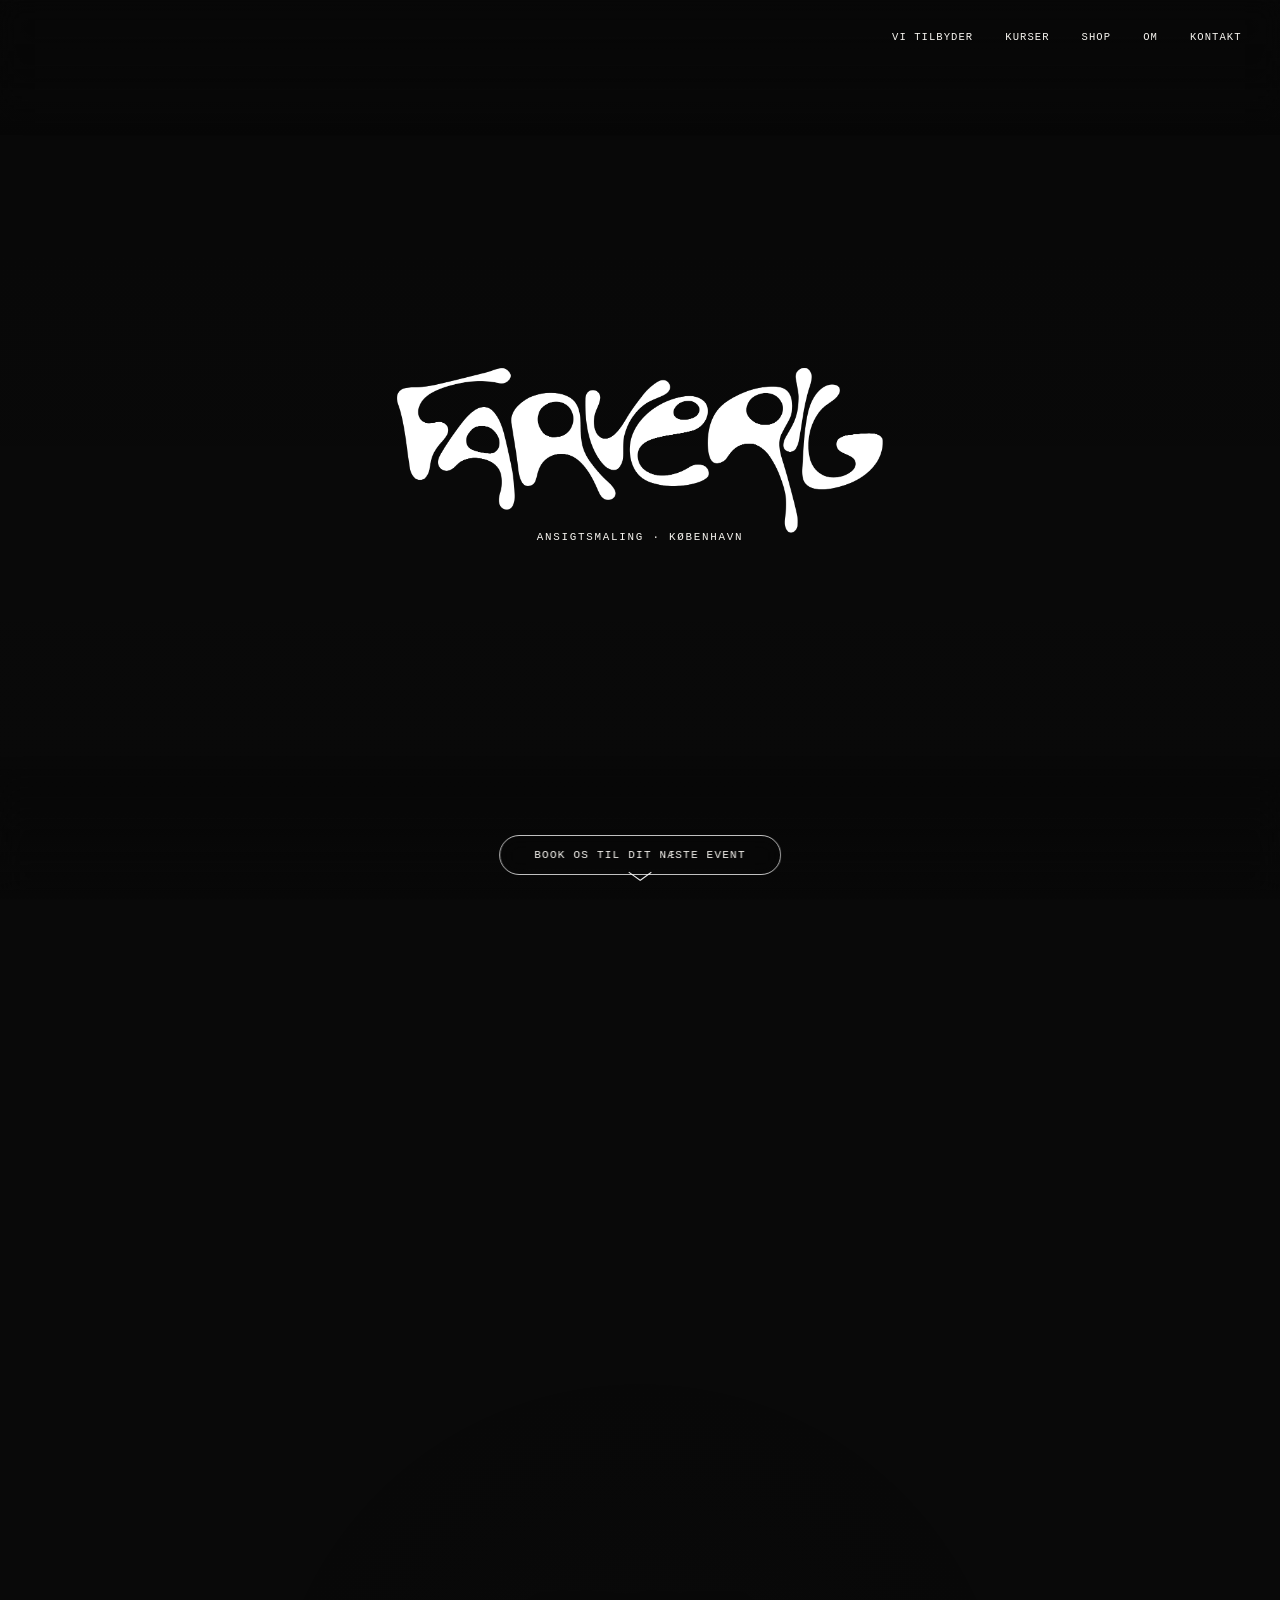
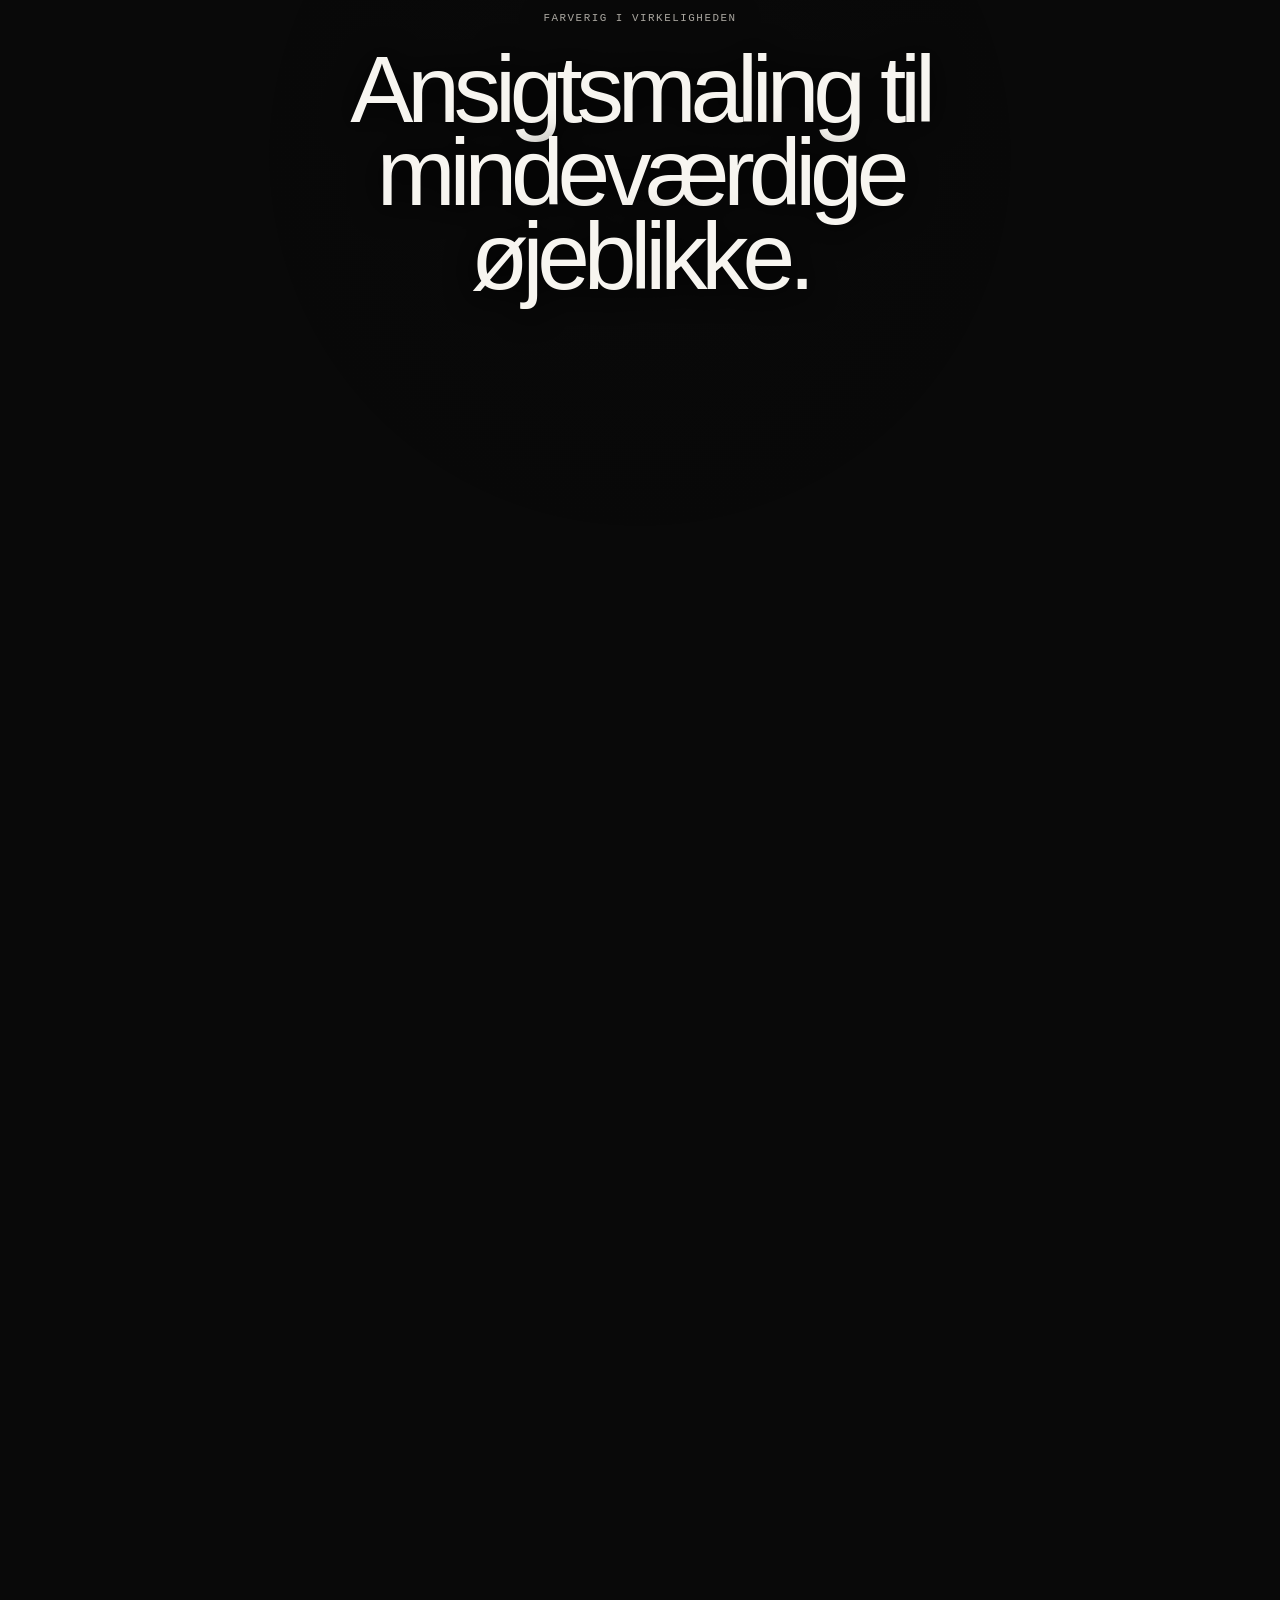
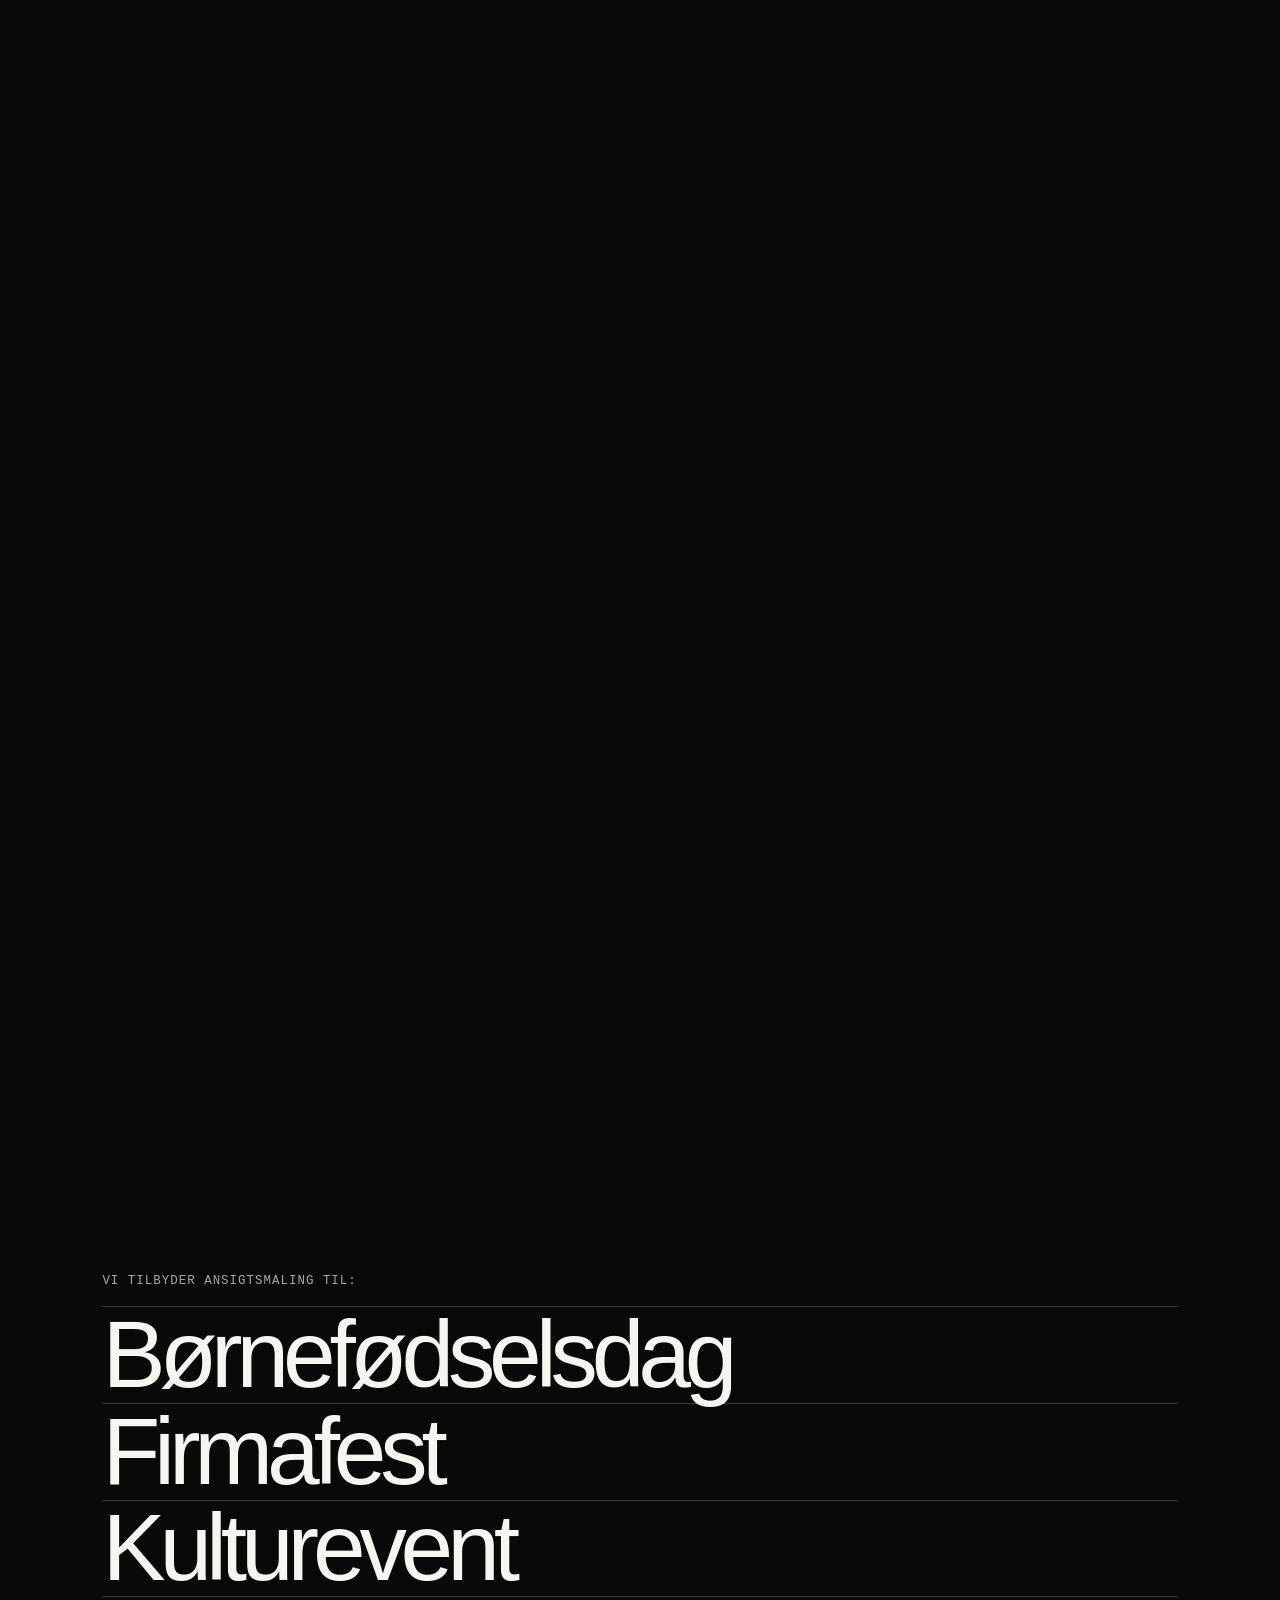
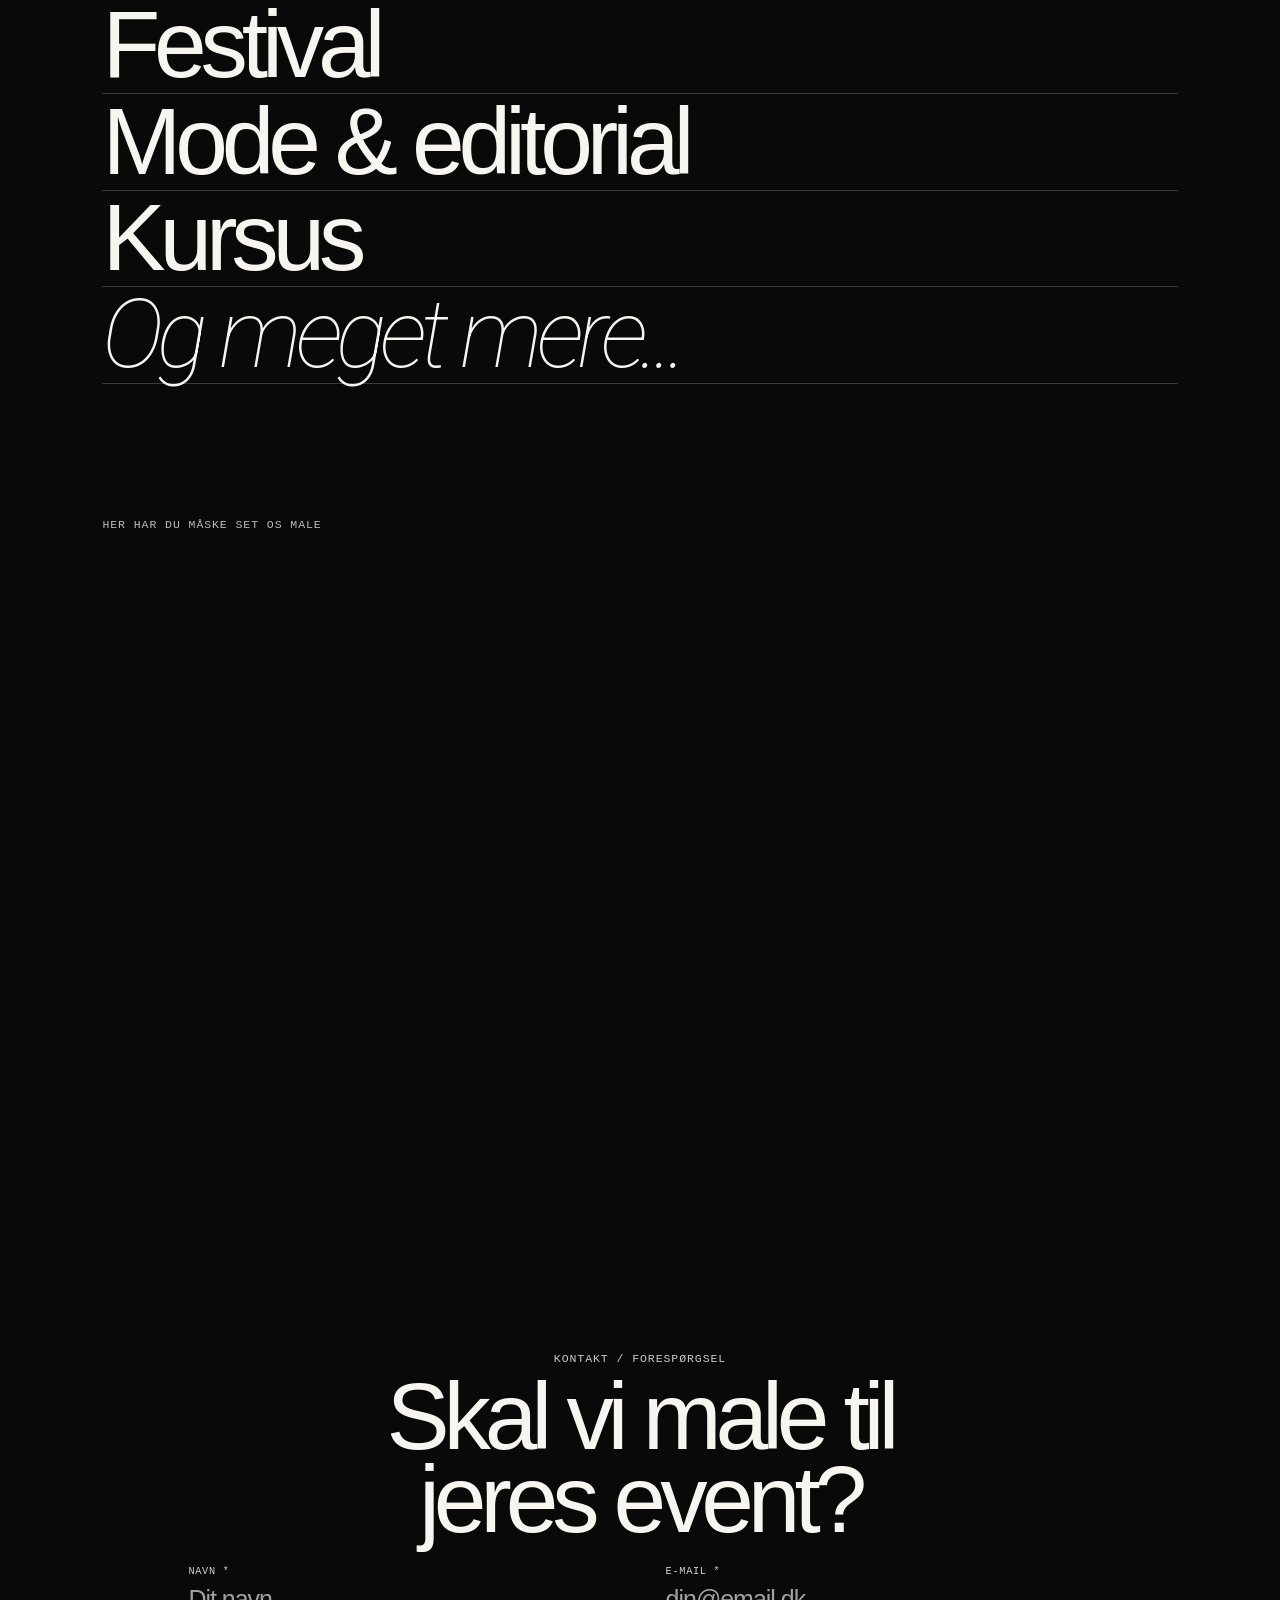
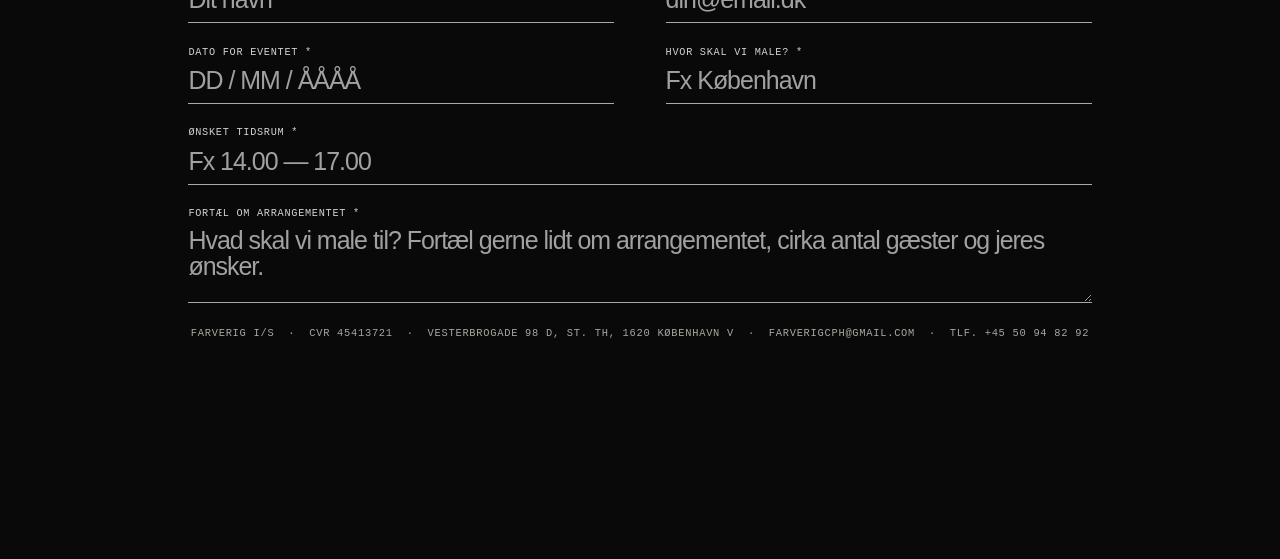
<file: index.html>
<!doctype html>
<html lang="da">
<head>
  <meta charset="utf-8">
  <meta name="viewport" content="width=device-width,initial-scale=1">
  <meta name="theme-color" content="#090909">
  <title>FARVERIG — Ansigtsmaling i København</title>
  <meta name="description" content="FARVERIG skaber ansigtsmaling til børnefødselsdage, festivaler, firmaevents og særlige arrangementer i København og omegn.">
  <link rel="preconnect" href="https://fonts.googleapis.com">
  <link rel="preconnect" href="https://fonts.gstatic.com" crossorigin>
  <link href="https://fonts.googleapis.com/css2?family=Roboto:ital,wght@1,100;1,300&display=swap" rel="stylesheet">
  <link rel="stylesheet" href="styles.css">
  <style>
    .work-story{height:520vh}
    @media(max-width:720px){.work-story{height:430vh}}
    .offers{position:relative;min-height:100vh;display:flex;align-items:center;padding:clamp(4.6rem,5vw,5.2rem) clamp(5rem,8vw,9rem) clamp(14rem,18vw,20rem);overflow:hidden;border-top:0;isolation:isolate}
    .offers-shell{position:relative;z-index:auto;width:100%;margin:0 auto}
    .offers-heading{display:block;width:100%;margin:0 0 clamp(1.7rem,2.5vh,2.4rem);padding:0;text-align:left}
    .offers-heading .offers-intro{display:block;width:auto;margin:0;color:var(--muted);font:400 clamp(.78rem,.9vw,.92rem)/1.4 monospace;letter-spacing:.08em;text-transform:uppercase}
    .offers-cloud{position:relative;z-index:auto;width:100%;min-height:clamp(23rem,50vh,32rem);display:flex;flex-wrap:wrap;align-content:center;align-items:baseline;column-gap:clamp(1rem,1.7vw,1.9rem);row-gap:clamp(.65rem,1.25vh,1rem);padding:clamp(1.7rem,2.6vh,2.5rem) 0;border-top:1px solid var(--line)}
    .offer-link,.offer-more{position:relative;z-index:4;display:inline-flex;align-items:baseline;min-width:0;padding:0;color:var(--text);cursor:default;overflow:visible;transition:opacity .32s ease}
    .offer-link:nth-child(3){margin-left:clamp(2rem,6vw,7rem)}
    .offer-link:nth-child(5){margin-left:clamp(.5rem,2vw,2.5rem)}
    .offer-link h3{margin:0;white-space:nowrap;font:400 clamp(3.5rem,6.05vw,6.8rem)/.86 Arial,Helvetica,sans-serif;letter-spacing:-.068em;color:var(--text);transition:transform .45s cubic-bezier(.2,.7,.2,1)}
    .offer-more{margin:0;white-space:nowrap;font-family:'Roboto',Arial,Helvetica,sans-serif;font-size:clamp(3.5rem,6.05vw,6.8rem);font-weight:100;font-style:italic;line-height:.86;letter-spacing:-.068em;color:var(--text)}
    .offer-link:not(:last-of-type)::after{content:'·';margin-left:clamp(1rem,1.7vw,1.9rem);color:var(--text);font:300 clamp(2.4rem,3.7vw,4.2rem)/1 Arial,sans-serif;opacity:.5}
    .offers-cloud:hover .offer-link,.offers-cloud:hover .offer-more{opacity:.28}
    .offers-cloud .offer-link:hover{z-index:8;opacity:1}
    .offer-link:hover h3{transform:translateY(-.08em)}
    .offer-preview{position:absolute;z-index:5;opacity:0;pointer-events:none;transition:opacity .32s ease,transform .58s cubic-bezier(.2,.7,.2,1);overflow:hidden;box-shadow:0 2rem 6rem rgba(0,0,0,.5)}
    .offer-preview img{display:block;width:100%;height:100%;object-fit:cover}
    .preview-born{right:-8%;top:64%;width:clamp(26rem,41vw,45rem);aspect-ratio:4/5;transform:translateY(-45%) rotate(3deg) scale(.94)}
    .preview-sommer{left:12%;top:38%;width:clamp(27rem,44vw,48rem);aspect-ratio:5/4;transform:translateY(-44%) rotate(-2deg) scale(.94)}
    .preview-kultur{left:-9%;top:55%;width:clamp(26rem,40vw,44rem);aspect-ratio:4/5;transform:translateY(-45%) rotate(-3deg) scale(.94)}
    .preview-festival{left:39%;top:46%;width:clamp(28rem,45vw,49rem);aspect-ratio:5/4;transform:translate(-50%,-44%) rotate(2deg) scale(.94)}
    .preview-mode{left:55%;top:58%;width:clamp(26rem,42vw,46rem);aspect-ratio:4/5;transform:translate(-50%,-45%) rotate(2deg) scale(.94)}
    .preview-kursus{left:13%;top:67%;width:clamp(27rem,42vw,46rem);aspect-ratio:5/4;transform:translateY(-45%) rotate(-2deg) scale(.94)}
    .offers:has(.offer-link[data-preview="born"]:hover) .preview-born{opacity:.94;transform:translateY(-50%) rotate(-1deg) scale(1)}
    .offers:has(.offer-link[data-preview="sommer"]:hover) .preview-sommer{opacity:.94;transform:translateY(-50%) rotate(1deg) scale(1)}
    .offers:has(.offer-link[data-preview="kultur"]:hover) .preview-kultur{opacity:.94;transform:translateY(-50%) rotate(1deg) scale(1)}
    .offers:has(.offer-link[data-preview="festival"]:hover) .preview-festival{opacity:.94;transform:translate(-50%,-50%) rotate(-1deg) scale(1)}
    .offers:has(.offer-link[data-preview="mode"]:hover) .preview-mode{opacity:.94;transform:translate(-50%,-50%) rotate(-1deg) scale(1)}
    .offers:has(.offer-link[data-preview="kursus"]:hover) .preview-kursus{opacity:.94;transform:translateY(-50%) rotate(1deg) scale(1)}
    .offers.is-hinting .offer-link,.offers.is-hinting .offer-more{opacity:.22}
    .offers.is-hinting .offer-link[data-preview="mode"]{z-index:8;opacity:1}
    .offers.is-hinting .offer-link[data-preview="mode"] h3{transform:translateY(-.08em)}
    .offers.is-hinting .preview-mode{opacity:1;transform:translate(-50%,-50%) rotate(-1deg) scale(1)}

    .booking-section{min-height:calc(100vh - clamp(5.8rem,7.2vh,7rem));display:grid;grid-template-columns:minmax(0,.85fr) minmax(0,1.15fr);grid-template-rows:auto;column-gap:clamp(3rem,6vw,7rem);align-items:start;padding:clamp(4.8rem,6vh,6rem) clamp(5rem,8vw,9rem) 0;border-top:0;background:#090909}
    .booking-intro{grid-column:1;grid-row:1 / span 2;align-self:start;position:sticky;top:clamp(4.5rem,6vh,6rem)}
    .booking-kicker{margin:0 0 clamp(1.2rem,2vh,1.8rem);color:var(--muted);font:400 clamp(.72rem,.82vw,.82rem)/1.4 monospace;letter-spacing:.08em;text-transform:uppercase}
    .booking-title{max-width:8.7ch;margin:0;font:400 clamp(3.5rem,6.2vw,7rem)/.84 Arial,Helvetica,sans-serif;letter-spacing:-.075em;color:var(--text)}
    .booking-title em{font-family:'Roboto',Arial,Helvetica,sans-serif;font-weight:100;font-style:italic;letter-spacing:-.06em}
    .booking-form{grid-column:2;grid-row:1;width:100%;margin:0;align-self:start}
    .booking-grid{display:grid;grid-template-columns:repeat(2,minmax(0,1fr));column-gap:clamp(1.8rem,3vw,3.5rem)}
    .booking-field{position:relative;padding:0 0 clamp(1.35rem,2.2vh,2rem)}
    .booking-field.full{grid-column:1/-1}
    .booking-field label{display:block;margin-bottom:.32rem;color:var(--muted);font:400 clamp(.65rem,.74vw,.76rem)/1.25 monospace;letter-spacing:.07em;text-transform:uppercase;transition:color .25s ease}
    .booking-field input,.booking-field textarea{display:block;width:100%;padding:.08rem 0 .48rem;border:0;border-bottom:1px solid rgba(255,255,255,.35);border-radius:0;outline:0;background:transparent;color:var(--text);font:400 clamp(1.35rem,2vw,2.15rem)/1.02 Arial,Helvetica,sans-serif;letter-spacing:-.04em;appearance:none;transition:border-color .25s ease}
    .booking-field textarea{min-height:clamp(5.4rem,9vh,7rem);resize:vertical;line-height:1.06}
    .booking-field input::placeholder,.booking-field textarea::placeholder{color:rgba(255,255,255,.2)}
    .booking-field:focus-within label{color:var(--text)}
    .booking-field input:focus,.booking-field textarea:focus{border-color:var(--text)}
    .booking-submit{display:flex;width:100%;align-items:center;justify-content:space-between;margin-top:.2rem;padding:clamp(.8rem,1.4vh,1.15rem) 0;border:0;border-top:1px solid var(--text);border-bottom:1px solid var(--text);background:transparent;color:var(--text);font:400 clamp(1.8rem,3.3vw,3.8rem)/.9 Arial,Helvetica,sans-serif;letter-spacing:-.055em;text-align:left;cursor:pointer}
    .booking-submit span:last-child{font-size:.75em;transition:transform .35s ease}
    .booking-submit:hover span:last-child{transform:translateX(.18em)}
    .booking-note{max-width:42rem;margin:.8rem 0 0;color:var(--muted);font:400 .64rem/1.45 monospace;letter-spacing:.04em}
    .booking-cta-space{height:0}
    .booking-contact{position:absolute;left:clamp(5rem,8vw,9rem);right:clamp(5rem,8vw,9rem);bottom:clamp(.35rem,.5vh,.5rem);width:auto;margin:0;text-align:center;white-space:nowrap;transform:translateY(clamp(3.35rem,4.2vh,3.9rem));text-align:center;color:var(--muted);font:400 clamp(.65rem,.74vw,.76rem)/1.25 monospace;letter-spacing:.07em;text-transform:uppercase}

    @media(max-width:1050px){.offers{min-height:auto;padding:5rem clamp(2rem,5vw,3rem) clamp(11rem,15vw,14rem)}.offers-cloud{min-height:auto}.offer-link:nth-child(3),.offer-link:nth-child(5){margin-left:0}.offer-link h3,.offer-more{font-size:clamp(2.3rem,5.6vw,3.8rem)}.booking-section{grid-template-columns:1fr;padding-top:clamp(6rem,9vw,8rem);padding-left:clamp(2rem,5vw,3rem);padding-right:clamp(2rem,5vw,3rem)}.booking-intro{grid-column:1;grid-row:auto;position:static;margin-bottom:3rem}.booking-title{max-width:10ch}.booking-form{grid-column:1;grid-row:auto}}
    @media(max-width:760px){.offers{display:block;padding:4.5rem 1rem 9rem}.offers-heading{margin-bottom:1.6rem}.offers-heading .offers-intro{font-size:.72rem}.offers-cloud{column-gap:.7rem;row-gap:.55rem;padding:1.25rem 0}.offer-link h3,.offer-more{font-size:clamp(1.75rem,8.4vw,2.7rem)}.offer-link:not(:last-of-type)::after{margin-left:.7rem;font-size:1.6rem}.offers-cloud:hover .offer-link,.offers-cloud:hover .offer-more{opacity:1}.offers.is-hinting .offer-link,.offers.is-hinting .offer-more{opacity:1}.offer-preview{display:none}.booking-section{display:block;min-height:auto;padding:6rem 1rem 3.5rem}.booking-intro{margin-bottom:3.5rem}.booking-title{max-width:10ch;font-size:clamp(3.2rem,15vw,5.3rem)}.booking-grid{grid-template-columns:1fr}.booking-field.full{grid-column:auto}.booking-field{padding-bottom:2.2rem}.booking-field input,.booking-field textarea{font-size:clamp(1.65rem,8vw,2.35rem)}.booking-submit{font-size:clamp(2.25rem,11vw,3.8rem)}}
    /* Visuel harmonisering: kortere pause fra tilbud til referencer. */
    @media(min-width:1051px){
      .offers{padding-bottom:clamp(5rem,7vw,7.5rem)}
    }
    @media(min-width:761px) and (max-width:1050px){
      .offers{padding-bottom:clamp(5rem,7vw,7rem)}
    }
    @media(max-width:760px){
      .offers{padding-bottom:5rem}
    }
  </style>
</head>
<body>
<main>
  <header class="site-header"><nav aria-label="Primær navigation"><a href="#tilbyder">VI TILBYDER</a><a href="kurser.html">KURSER</a><a href="shop.html">SHOP</a><a href="om.html">OM</a><a href="#booking">KONTAKT</a></nav></header>
  <section class="hero" aria-labelledby="hero-title"><video autoplay muted loop playsinline preload="metadata" aria-hidden="true"><source src="assets/video/hero.mp4" type="video/mp4"></video><div class="hero-shade"></div><h1 id="hero-title" class="sr-only">FARVERIG — ansigtsmaling i København</h1><img class="transforming-logo" src="assets/logo/FarverigLogo_Hvid.png" alt="FARVERIG"><p class="hero-label">ANSIGTSMALING · KØBENHAVN</p><div class="bottom-glow" aria-hidden="true"></div><a class="book-button" href="#booking">BOOK OS <span class="book-arrow">&gt;</span></a><span class="scroll-cue"><span>SCROLL NED</span><span class="scroll-arrow">&gt;</span></span></section>
  <section class="work-story" id="arbejde"><div class="work-story-stage"><div class="work-story-copy"><p class="eyebrow">FARVERIG I VIRKELIGHEDEN</p><p><span>Ansigtsmaling til</span><span>mindeværdige øjeblikke.</span></p></div><figure class="story-shot" data-start="108" data-travel="-335" data-rotate="0" style="top:9vh;width:34vw"><img src="assets/billeder/arbejde/10billede.JPG" alt="BAG FARVERNE"></figure><figure class="story-shot" data-start="142" data-travel="-335" data-rotate="-2" style="top:3vh;width:30vw"><img src="assets/billeder/arbejde/1billede.jpg" alt="FESTIVAL"></figure><figure class="story-shot" data-start="176" data-travel="-335" data-rotate="1" style="top:13vh;width:31vw"><img src="assets/billeder/arbejde/2billede.jpg" alt="BODY PAINT"></figure><figure class="story-shot" data-start="210" data-travel="-335" data-rotate="-1" style="top:1vh;width:34vw"><img src="assets/billeder/arbejde/3billede.jpg" alt="UV · NIGHT"></figure><figure class="story-shot" data-start="244" data-travel="-335" data-rotate="2" style="top:12vh;width:30vw"><img src="assets/billeder/arbejde/4billede.jpg" alt="EVENT"></figure><figure class="story-shot" data-start="-80" data-travel="335" data-rotate="1" style="top:55vh;width:32vw"><img src="assets/billeder/arbejde/5billede.jpg" alt="IN THE MAKING"></figure><figure class="story-shot" data-start="-114" data-travel="335" data-rotate="-2" style="top:65vh;width:31vw"><img src="assets/billeder/arbejde/6billede.jpg" alt="LIVE PAINTING"></figure><figure class="story-shot" data-start="-148" data-travel="335" data-rotate="2" style="top:53vh;width:31vw"><img src="assets/billeder/arbejde/7billede.jpeg" alt="FLOWERS"></figure><figure class="story-shot" data-start="-182" data-travel="335" data-rotate="-1" style="top:64vh;width:32vw"><img src="assets/billeder/arbejde/8billede.jpg" alt="BØRNEFEST"></figure><figure class="story-shot" data-start="-216" data-travel="335" data-rotate="1" style="top:55vh;width:31vw"><img src="assets/billeder/arbejde/9billede.jpg" alt="FARVERIG"></figure></div></section>
  <section class="offers" id="tilbyder"><div class="offers-shell"><div class="offers-heading"><span class="offers-intro">VI TILBYDER ANSIGTSMALING TIL:</span></div><div class="offers-cloud" aria-label="Vi maler til"><div class="offer-link" data-preview="born"><h3>BØRNEFØDSELSDAG</h3></div><div class="offer-link" data-preview="sommer"><h3>SOMMERFEST</h3></div><div class="offer-link" data-preview="kultur"><h3>KULTUREVENT</h3></div><div class="offer-link" data-preview="festival"><h3>FESTIVAL</h3></div><div class="offer-link" data-preview="mode"><h3>MODE &amp; EDITORIAL</h3></div><div class="offer-link" data-preview="kursus"><h3>KURSUS</h3></div><div class="offer-more">OG MEGET MERE...</div></div></div><div class="offer-preview preview-born"><img src="assets/billeder/vi-tilbyder/børnefødselsdag.jpg" alt=""></div><div class="offer-preview preview-sommer"><img src="assets/billeder/vi-tilbyder/sommerfest.jpg" alt=""></div><div class="offer-preview preview-kultur"><img src="assets/billeder/vi-tilbyder/kulturevent.JPG" alt=""></div><div class="offer-preview preview-festival"><img src="assets/billeder/vi-tilbyder/festival.jpg" alt=""></div><div class="offer-preview preview-mode"><img src="assets/billeder/vi-tilbyder/mode-editorial.jpg" alt=""></div><div class="offer-preview preview-kursus"><img src="assets/billeder/vi-tilbyder/kursus.jpg" alt=""></div></section>
  <section class="booking-section" id="booking" aria-labelledby="booking-title"><div class="booking-intro"><p class="booking-kicker">KONTAKT / FORESPØRGSEL</p><h2 class="booking-title" id="booking-title">SKAL VI MALE TIL <em>JERES</em> EVENT?</h2></div><form class="booking-form" action="https://api.web3forms.com/submit" method="POST"><input type="hidden" name="access_key" value="d8b0e7f9-4fdb-498a-b67c-cfaa28742abc"><input type="checkbox" name="botcheck" class="sr-only" style="display:none" tabindex="-1" autocomplete="off"><div class="booking-grid"><div class="booking-field"><label for="name">NAVN *</label><input id="name" name="name" type="text" autocomplete="name" placeholder="Dit navn" required></div><div class="booking-field"><label for="email">E-MAIL *</label><input id="email" name="email" type="email" autocomplete="email" placeholder="din@email.dk" required></div><div class="booking-field"><label for="date">DATO FOR EVENTET *</label><input id="date" name="date" type="text" placeholder="DD / MM / ÅÅÅÅ" required></div><div class="booking-field"><label for="city">HVOR SKAL VI MALE? *</label><input id="city" name="city" type="text" autocomplete="address-level2" placeholder="Fx København" required></div><div class="booking-field full"><label for="time">ØNSKET TIDSRUM *</label><input id="time" name="time" type="text" placeholder="Fx 14.00 — 17.00" required></div><div class="booking-field full"><label for="message">FORTÆL OM ARRANGEMENTET *</label><textarea id="message" name="message" placeholder="Hvad skal vi male til? Fortæl gerne lidt om arrangementet, cirka antal gæster og jeres ønsker." required></textarea></div></div><div class="booking-cta-space" aria-hidden="true"></div><p class="booking-contact">Farverig I/S &nbsp;·&nbsp; CVR 45413721 &nbsp;·&nbsp; Vesterbrogade 98 D, st. th, 1620 København V &nbsp;·&nbsp; farverigCPH@gmail.com &nbsp;·&nbsp; Tlf. +45 50 94 82 92</p><button class="booking-submit" type="submit"><span>SEND FORESPØRGSEL</span><span>→</span></button><p class="booking-note" aria-live="polite"></p></form></section>
</main><script src="script.js?v=20260918-web3forms-reset"></script></body></html>
</file>
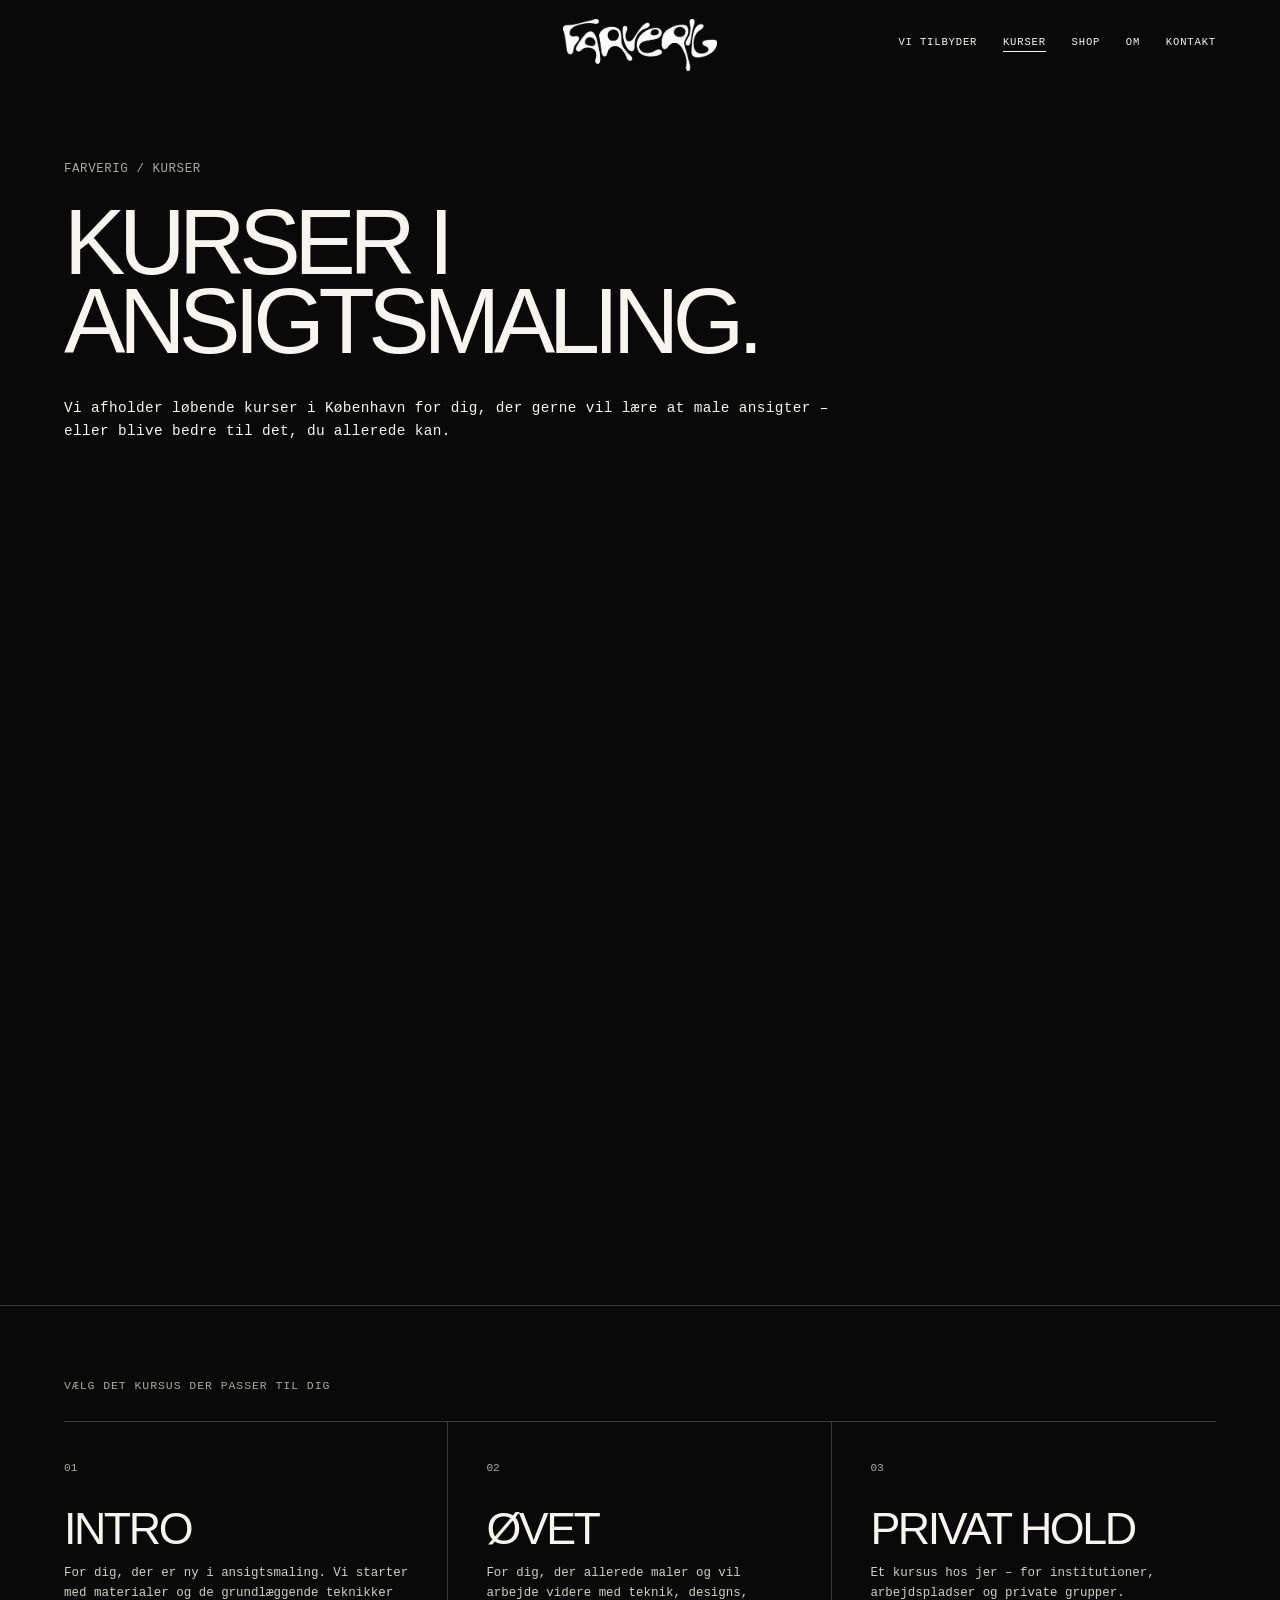
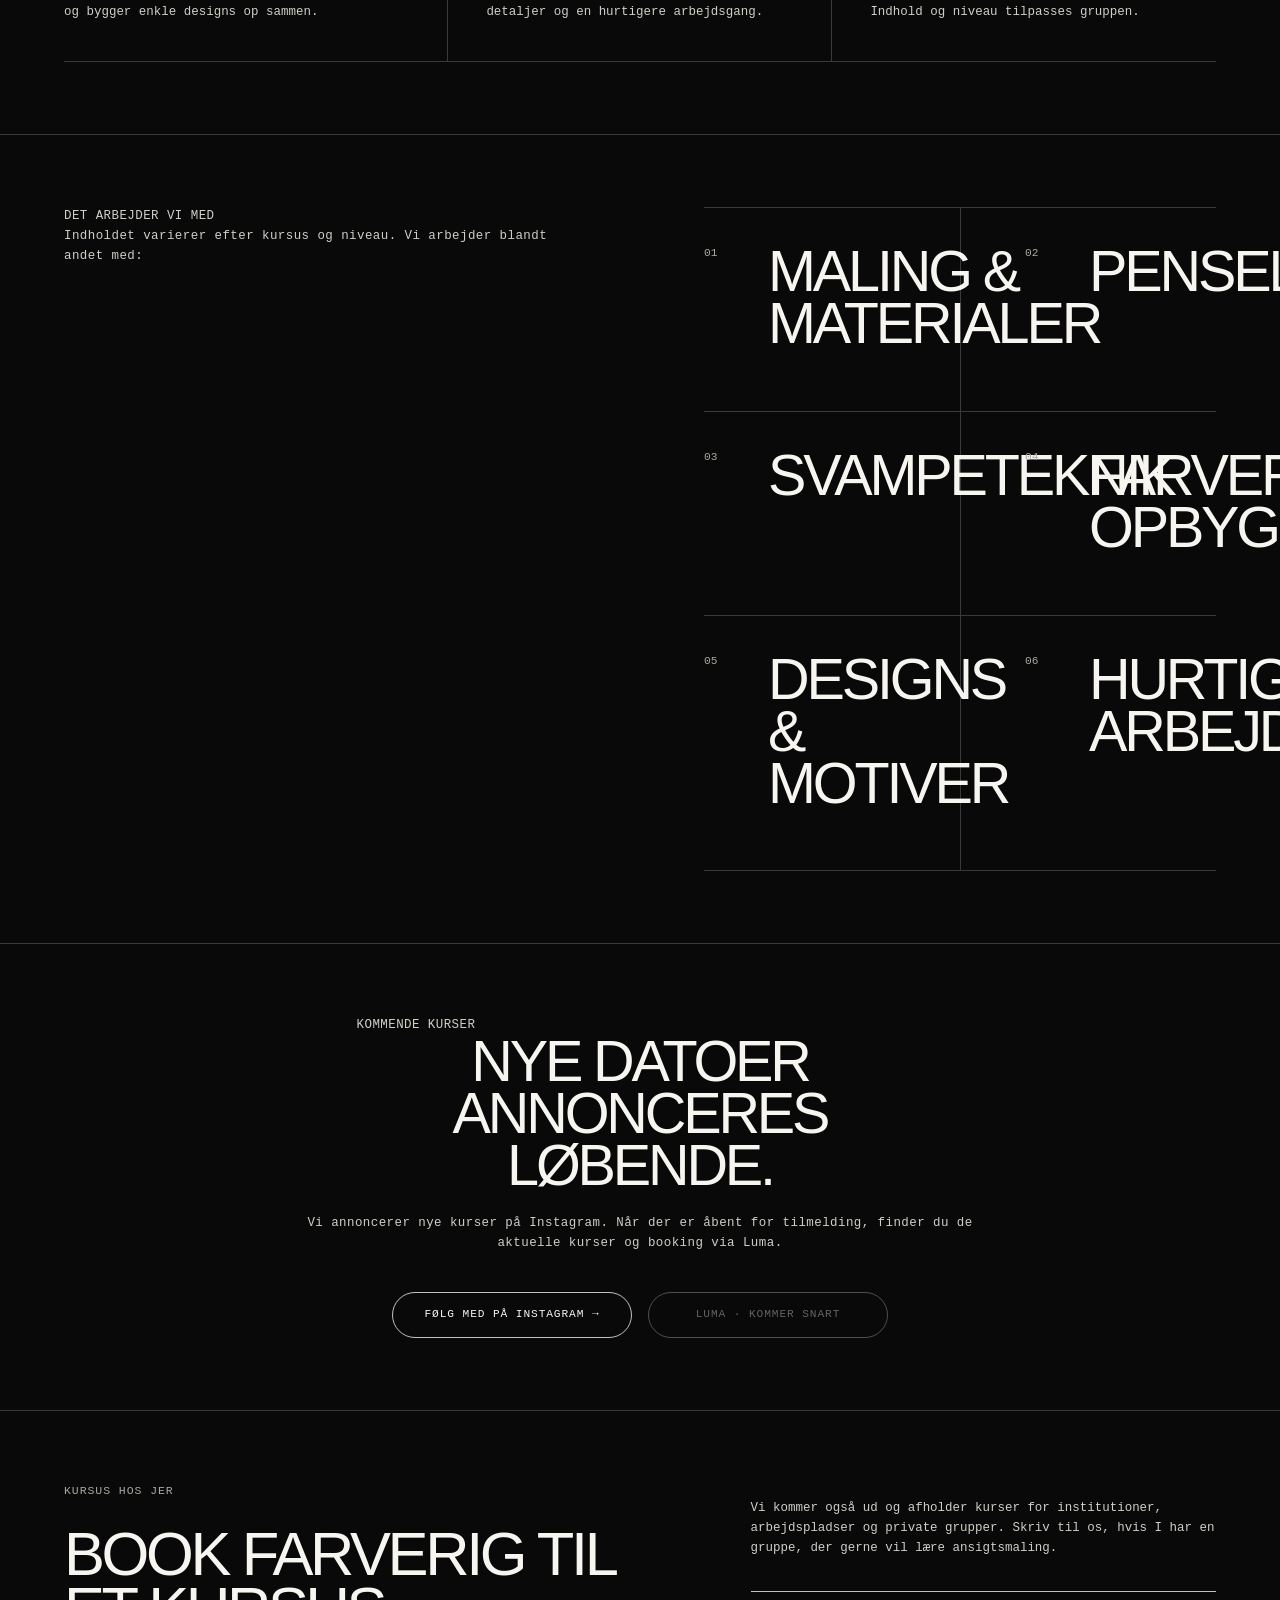
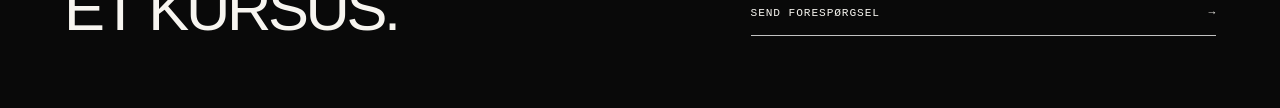
<file: kurser.html>
<!doctype html>
<html lang="da">
<head>
<meta charset="utf-8"><meta name="viewport" content="width=device-width,initial-scale=1"><meta name="theme-color" content="#090909">
<title>Kurser — FARVERIG</title>
<meta name="description" content="Kurser i ansigtsmaling med FARVERIG i København. Lær teknikker, materialer og designs med os.">
<link rel="stylesheet" href="styles.css">
<style>
:root{--pad:clamp(1.25rem,5vw,5.5rem)}
body{margin:0;background:#090909;color:var(--text);overflow-x:hidden}
.page-header{position:fixed;z-index:50;top:0;left:0;width:100%;height:clamp(4.7rem,7vw,6.2rem);display:flex;align-items:center;justify-content:center;padding:0 var(--pad);pointer-events:none}
.page-logo{pointer-events:auto;width:clamp(7.8rem,12vw,10.7rem);line-height:0}.page-logo img{display:block;width:100%}
.page-nav{position:absolute;right:var(--pad);display:flex;gap:clamp(1.1rem,2vw,2.5rem);pointer-events:auto}.page-nav a{font:400 clamp(.66rem,.75vw,.78rem)/1 monospace;letter-spacing:.08em;text-transform:uppercase}.page-nav .is-active{border-bottom:1px solid currentColor;padding-bottom:.2rem}
main{position:relative;z-index:10}
.hero{min-height:auto;padding:clamp(10rem,16vh,13rem) var(--pad) clamp(5rem,8vh,7rem)}
.kicker,.mono{font:400 clamp(.78rem,.9vw,.92rem)/1.5 monospace;letter-spacing:.045em}
.kicker{margin:0 0 1.5rem;color:var(--muted);text-transform:uppercase}
.hero h1{max-width:13ch;margin:0;font:400 clamp(3.8rem,7.2vw,7.8rem)/.86 Arial,Helvetica,sans-serif;letter-spacing:-.07em}
.hero-copy{max-width:48rem;margin:clamp(2rem,4vh,3rem) 0 0;font:400 clamp(.9rem,1.05vw,1.08rem)/1.55 monospace;letter-spacing:.025em}
.section{padding:clamp(4.5rem,7vh,6.5rem) var(--pad);border-top:1px solid var(--line)}
.section-label{margin:0 0 clamp(1.6rem,3vh,2.4rem);color:var(--muted);font:400 clamp(.72rem,.82vw,.84rem)/1.4 monospace;letter-spacing:.08em;text-transform:uppercase}
.curriculum{display:grid;grid-template-columns:repeat(2,minmax(0,1fr));border-top:1px solid var(--line)}
.topic{display:grid;grid-template-columns:3rem 1fr;gap:1rem;padding:clamp(1.6rem,3vw,2.8rem) 0;border-bottom:1px solid var(--line)}
.topic:nth-child(odd){padding-right:clamp(2rem,5vw,6rem)}.topic:nth-child(even){padding-left:clamp(2rem,5vw,6rem);border-left:1px solid var(--line)}
.topic span{color:var(--muted);font:400 .7rem/1.4 monospace}.topic h2{margin:0;font:400 clamp(1.45rem,2.5vw,2.8rem)/.95 Arial,sans-serif;letter-spacing:-.045em}
.course-types{display:grid;grid-template-columns:repeat(3,minmax(0,1fr));border-top:1px solid var(--line)}.course-type{padding:clamp(2rem,3vw,3rem);border-bottom:1px solid var(--line);border-right:1px solid var(--line)}.course-type:first-child{padding-left:0}.course-type:last-child{border-right:0}.course-type .num{display:block;margin-bottom:2rem;color:var(--muted);font:400 .7rem/1.4 monospace}.course-type h2{margin:0 0 1rem;font:400 clamp(2rem,3.5vw,3.8rem)/.9 Arial,sans-serif;letter-spacing:-.055em}.course-type p{margin:0;color:#d1cec7;font:400 clamp(.78rem,.9vw,.92rem)/1.55 monospace}.split{display:grid;grid-template-columns:minmax(0,1fr) minmax(0,1fr);gap:clamp(4rem,10vw,10rem)}
.split h2,.courses h2{margin:0 0 1.4rem;font:400 clamp(2.5rem,4.5vw,4.8rem)/.9 Arial,sans-serif;letter-spacing:-.055em}
.split p,.courses p{max-width:44rem;margin:0;color:#d1cec7;font:400 clamp(.78rem,.9vw,.92rem)/1.6 monospace;letter-spacing:.035em}
.courses{text-align:center}
.courses h2{max-width:12ch;margin-left:auto;margin-right:auto}
.actions{display:flex;justify-content:center;gap:1rem;flex-wrap:wrap;margin-top:2.4rem}
.button{display:inline-flex;align-items:center;justify-content:center;min-width:15rem;padding:1rem 1.4rem;border:1px solid rgba(255,255,255,.75);border-radius:999px;font:400 clamp(.7rem,.8vw,.82rem)/1 monospace;letter-spacing:.08em;text-transform:uppercase;transition:.25s}
.button:hover{background:#fff;color:#090909;transform:translateY(-2px)}
.private{display:grid;grid-template-columns:1.2fr 1fr;gap:clamp(3rem,10vw,10rem);align-items:end}
.private h2{margin:0;font:400 clamp(2.5rem,4.8vw,5.2rem)/.9 Arial,sans-serif;letter-spacing:-.055em}
.private-copy p{margin:0 0 2rem;color:#d1cec7;font:400 clamp(.78rem,.9vw,.92rem)/1.6 monospace}
.private .button{border-radius:0;border-width:1px 0;padding-left:0;padding-right:0;justify-content:space-between;width:100%}
@media(max-width:800px){.page-header{justify-content:flex-start}.page-logo{width:6.8rem}.page-nav{gap:.7rem}.page-nav a{font-size:.55rem}.hero h1{font-size:clamp(3.6rem,15vw,5.6rem)}.curriculum,.course-types,.split,.private{grid-template-columns:1fr}.course-type,.course-type:first-child{padding:2rem 0;border-right:0}.topic:nth-child(odd),.topic:nth-child(even){padding-left:0;padding-right:0;border-left:0}.split{gap:5rem}}
</style>
</head>
<body>
<header class="page-header"><a class="page-logo" href="index.html"><img src="assets/logo/FarverigLogo_Hvid.png" alt="FARVERIG"></a><nav class="page-nav" aria-label="Primær navigation"><a href="index.html#tilbyder">VI TILBYDER</a><a class="is-active" href="kurser.html">KURSER</a><a href="shop.html">SHOP</a><a href="om.html">OM</a><a href="index.html#booking">KONTAKT</a></nav></header>
<main>
<section class="hero"><p class="kicker">FARVERIG / KURSER</p><h1>KURSER I ANSIGTSMALING.</h1><p class="hero-copy">Vi afholder løbende kurser i København for dig, der gerne vil lære at male ansigter – eller blive bedre til det, du allerede kan.</p></section>

<section class="section"><p class="section-label">VÆLG DET KURSUS DER PASSER TIL DIG</p><div class="course-types"><article class="course-type"><span class="num">01</span><h2>INTRO</h2><p>For dig, der er ny i ansigtsmaling. Vi starter med materialer og de grundlæggende teknikker og bygger enkle designs op sammen.</p></article><article class="course-type"><span class="num">02</span><h2>ØVET</h2><p>For dig, der allerede maler og vil arbejde videre med teknik, designs, detaljer og en hurtigere arbejdsgang.</p></article><article class="course-type"><span class="num">03</span><h2>PRIVAT HOLD</h2><p>Et kursus hos jer – for institutioner, arbejdspladser og private grupper. Indhold og niveau tilpasses gruppen.</p></article></div></section><section class="section"><div class="split"><div><p class="section-label">DET ARBEJDER VI MED</p><p>Indholdet varierer efter kursus og niveau. Vi arbejder blandt andet med:</p></div><div class="curriculum">
<div class="topic"><span>01</span><h2>MALING &amp; MATERIALER</h2></div>
<div class="topic"><span>02</span><h2>PENSELTEKNIK</h2></div>
<div class="topic"><span>03</span><h2>SVAMPETEKNIK</h2></div>
<div class="topic"><span>04</span><h2>FARVER &amp; OPBYGNING</h2></div>
<div class="topic"><span>05</span><h2>DESIGNS &amp; MOTIVER</h2></div>
<div class="topic"><span>06</span><h2>HURTIGERE ARBEJDSGANGE</h2></div>
</div></div></section>

<section class="section courses"><p class="section-label">KOMMENDE KURSER</p><h2>NYE DATOER ANNONCERES LØBENDE.</h2><p style="margin-left:auto;margin-right:auto">Vi annoncerer nye kurser på Instagram. Når der er åbent for tilmelding, finder du de aktuelle kurser og booking via Luma.</p><div class="actions"><a class="button" href="https://www.instagram.com/farverigcph/" target="_blank" rel="noopener noreferrer">FØLG MED PÅ INSTAGRAM →</a><span class="button" style="opacity:.38;cursor:default">LUMA · KOMMER SNART</span></div></section>

<section class="section"><div class="private"><div><p class="section-label">KURSUS HOS JER</p><h2>BOOK FARVERIG TIL ET KURSUS.</h2></div><div class="private-copy"><p>Vi kommer også ud og afholder kurser for institutioner, arbejdspladser og private grupper. Skriv til os, hvis I har en gruppe, der gerne vil lære ansigtsmaling.</p><a class="button" href="index.html#booking"><span>SEND FORESPØRGSEL</span><span>→</span></a></div></div></section>
</main>
<script src="paint-trail.js?v=20260913-1"></script>
</body></html>
</file>
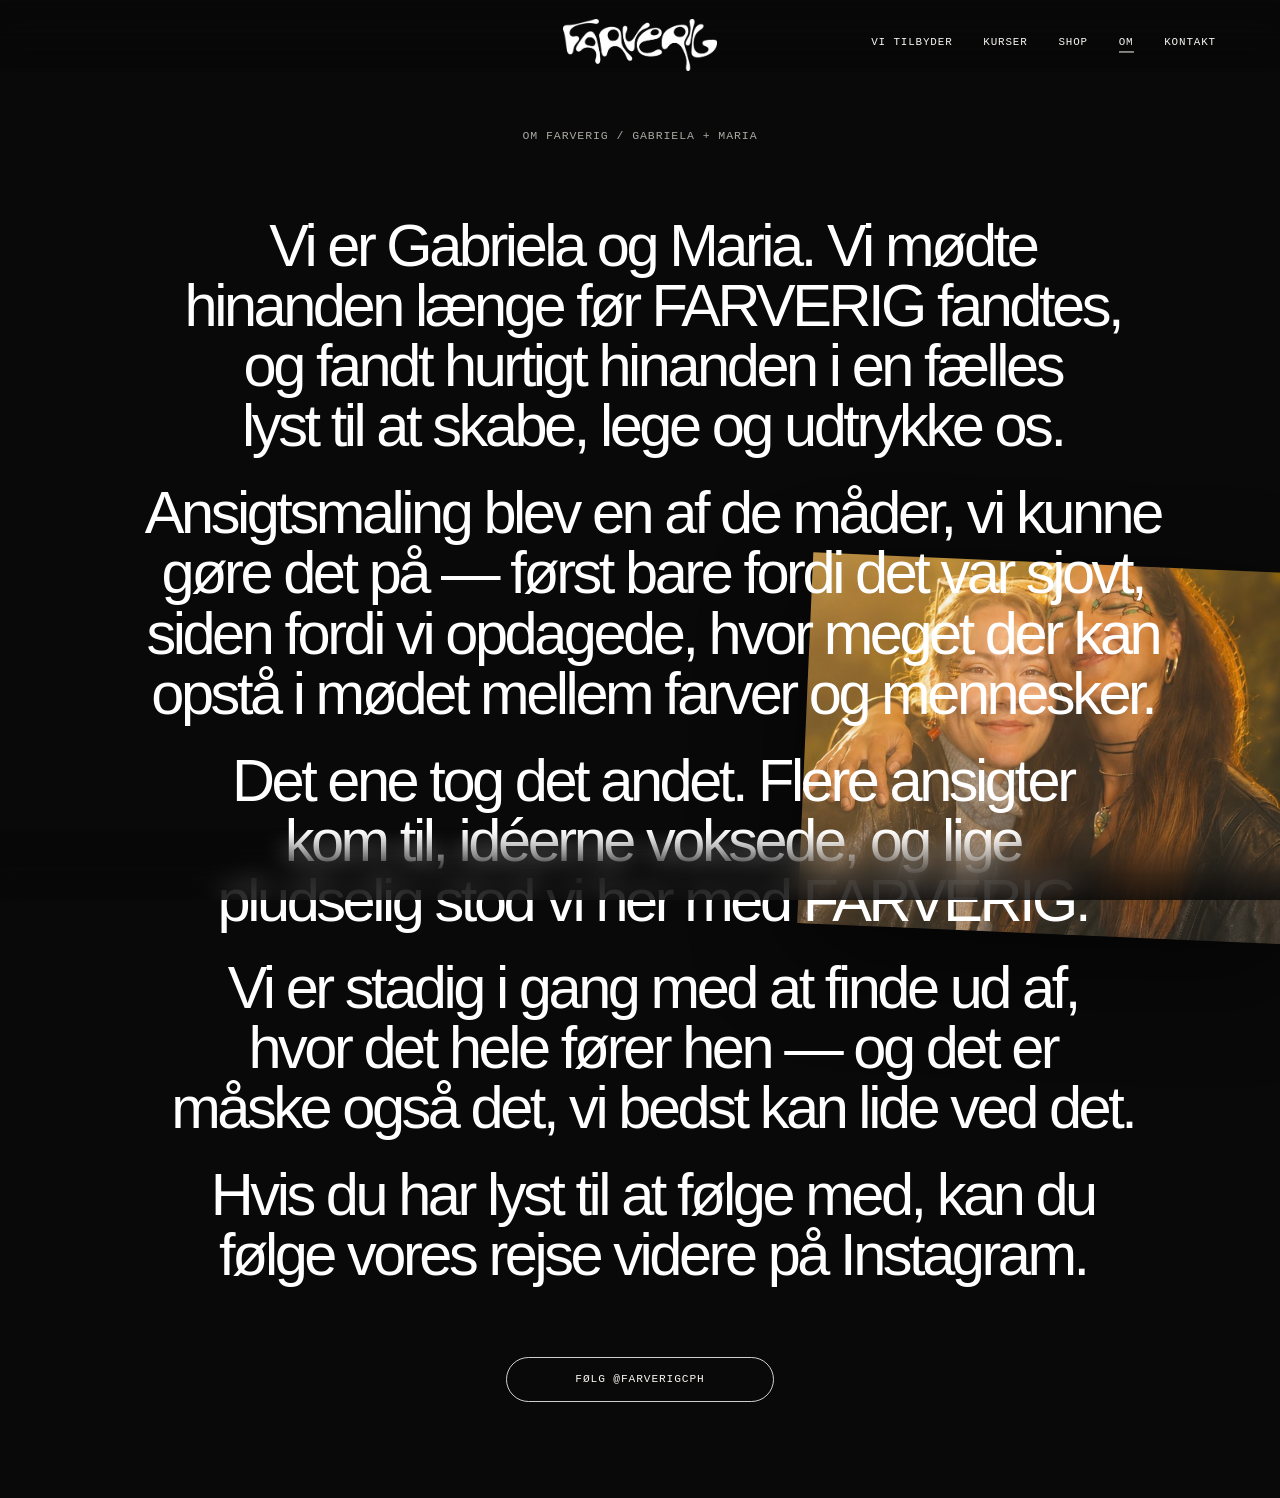
<file: om.html>
<!doctype html>
<html lang="da">
<head>
  <meta charset="utf-8">
  <meta name="viewport" content="width=device-width,initial-scale=1">
  <meta name="theme-color" content="#090909">
  <title>Om FARVERIG — Gabriela & Maria</title>
  <meta name="description" content="Historien om Gabriela og Maria bag FARVERIG — fra venskab og kreativitet til ansigtsmaling i København.">
  <link rel="preconnect" href="https://fonts.googleapis.com">
  <link rel="preconnect" href="https://fonts.gstatic.com" crossorigin>
  <link rel="stylesheet" href="styles.css">
  <style>
    :root{--about-pad:clamp(1.25rem,5vw,5.5rem)}
    html{scroll-behavior:smooth}
    body{margin:0;background:#090909;color:var(--text);overflow-x:hidden}
    .about-header{position:fixed;z-index:50;top:0;left:0;width:100%;height:clamp(4.7rem,7vw,6.2rem);display:flex;align-items:center;justify-content:center;padding:0 var(--about-pad);pointer-events:none}
    .about-logo{pointer-events:auto;display:block;width:clamp(7.8rem,12vw,10.7rem);line-height:0}.about-logo img{display:block;width:100%;height:auto}
    .about-nav{position:absolute;right:var(--about-pad);top:50%;transform:translateY(-50%);display:flex;gap:clamp(1.3rem,2.4vw,2.8rem);pointer-events:auto}
    .about-nav a{color:var(--text);text-decoration:none;font:400 clamp(.68rem,.75vw,.78rem)/1 monospace;letter-spacing:.08em;text-transform:uppercase;white-space:nowrap}.about-nav a:hover{opacity:.55}.about-nav .is-active{border-bottom:1px solid currentColor;padding-bottom:.2rem}

    .edge-blur{position:fixed;z-index:42;left:0;width:100%;height:clamp(4.5rem,8vh,7rem);pointer-events:none;backdrop-filter:blur(12px);-webkit-backdrop-filter:blur(12px)}
    .edge-blur.top{top:0;mask-image:linear-gradient(to bottom,#000 0%,rgba(0,0,0,.9) 35%,transparent 100%);-webkit-mask-image:linear-gradient(to bottom,#000 0%,rgba(0,0,0,.9) 35%,transparent 100%);background:linear-gradient(to bottom,rgba(9,9,9,.72),rgba(9,9,9,0))}
    .edge-blur.bottom{bottom:0;mask-image:linear-gradient(to top,#000 0%,rgba(0,0,0,.9) 35%,transparent 100%);-webkit-mask-image:linear-gradient(to top,#000 0%,rgba(0,0,0,.9) 35%,transparent 100%);background:linear-gradient(to top,rgba(9,9,9,.78),rgba(9,9,9,0))}

    .story{position:relative;padding:clamp(8rem,12vh,10rem) var(--about-pad) clamp(6rem,10vh,9rem)}
    .story-kicker{margin:0 0 clamp(4rem,8vh,6rem);text-align:center;color:var(--muted);font:400 clamp(.72rem,.82vw,.84rem)/1.4 monospace;letter-spacing:.08em;text-transform:uppercase}
    .story-wrap{position:relative;width:min(92vw,84rem);margin:0 auto}
    .story-text{position:relative;z-index:10;width:min(82vw,70rem);margin:0 auto;text-align:center}
    .story-text p{margin:0 0 .45em;font:500 clamp(2.55rem,4.65vw,5.15rem)/1.01 Arial,Helvetica,sans-serif;letter-spacing:-.058em;text-wrap:balance;color:#fff}
    .story-text p:last-child{margin-bottom:0}
    .story-text em{font-style:normal;color:#fff}

    .story-media{position:absolute;z-index:3;overflow:hidden;box-shadow:0 2rem 7rem rgba(0,0,0,.55);opacity:0;pointer-events:none;transform:translateY(2.6rem) rotate(var(--r,0deg)) scale(.92);transition:opacity .38s ease,transform .62s cubic-bezier(.2,.7,.2,1)}
    .story-media.is-visible{opacity:.96;transform:translateY(0) rotate(var(--r,0deg)) scale(1)}
    .story-media img{display:block;width:100%;height:100%;object-fit:cover}
    .media-a{left:-8vw;top:5%;width:clamp(21rem,35vw,40rem);height:clamp(28rem,46vw,51rem);--r:-2deg}.media-a img{object-position:33% 44%}
    .media-b{right:-8vw;top:31%;width:clamp(23rem,39vw,44rem);height:clamp(18rem,29vw,32rem);--r:2.5deg}.media-b img{object-position:70% 42%;transform:scale(1.18)}
    .media-c{left:-7vw;top:54%;width:clamp(23rem,39vw,44rem);height:clamp(18rem,29vw,32rem);--r:1.5deg}.media-c img{object-position:45% 55%;transform:scale(1.12)}
    .video-placeholder{right:-7vw;top:72%;width:clamp(22rem,35vw,40rem);aspect-ratio:4/3;border:1px solid rgba(255,255,255,.16);background:#101010;display:flex;align-items:center;justify-content:center;--r:-1.5deg}
    .video-placeholder span{font:400 clamp(.65rem,.75vw,.78rem)/1.3 monospace;letter-spacing:.08em;color:rgba(255,255,255,.42);text-transform:uppercase;text-align:center}

    .instagram-wrap{text-align:center;margin-top:clamp(4rem,8vh,6rem)}
    .instagram-button{display:inline-flex;align-items:center;justify-content:center;min-width:clamp(16rem,21vw,20rem);padding:1rem 1.5rem;border:1px solid rgba(255,255,255,.8);border-radius:999px;color:var(--text);text-decoration:none;font:400 clamp(.7rem,.8vw,.82rem)/1 monospace;letter-spacing:.08em;text-transform:uppercase;transition:background .25s ease,color .25s ease,transform .25s ease}
    .instagram-button:hover{background:var(--text);color:#090909;transform:translateY(-2px)}

    @media(max-width:900px){.about-header{justify-content:flex-start}.about-logo{width:7.5rem}.about-nav{gap:1rem}.story-wrap{width:94vw}.story-text{width:86vw}.story-text p{font-size:clamp(2.35rem,6.7vw,4.25rem)}.media-a{left:-15vw;width:50vw;height:65vw}.media-b{right:-16vw;width:54vw;height:41vw}.media-c{left:-15vw;width:56vw;height:42vw}.video-placeholder{right:-14vw;width:50vw}}
    @media(max-width:600px){:root{--about-pad:1rem}.about-header{height:4.5rem}.about-logo{width:6.6rem}.about-nav{gap:.8rem}.about-nav a{font-size:.58rem}.story{padding-top:6rem}.story-kicker{margin-bottom:3rem}.story-text{width:91vw}.story-text p{font-size:clamp(2rem,8.7vw,3.1rem);line-height:1.02}.media-a{left:-23vw;width:70vw;height:90vw}.media-b{right:-23vw;width:72vw;height:54vw}.media-c{left:-23vw;width:74vw;height:56vw}.video-placeholder{right:-20vw;width:66vw}.instagram-wrap{margin-top:3rem}}
  </style>
</head>
<body>
  <div class="edge-blur top" aria-hidden="true"></div>
  <div class="edge-blur bottom" aria-hidden="true"></div>

  <header class="about-header">
    <a class="about-logo" href="index.html" aria-label="Til forsiden"><img src="assets/logo/FarverigLogo_Hvid.png" alt="FARVERIG"></a>
    <nav class="about-nav" aria-label="Primær navigation"><a href="index.html#tilbyder">VI TILBYDER</a><a href="kurser.html">KURSER</a><a href="shop.html">SHOP</a><a class="is-active" href="om.html">OM</a><a href="index.html#booking">KONTAKT</a></nav>
  </header>

  <main class="story">
    <p class="story-kicker">OM FARVERIG / GABRIELA + MARIA</p>

    <div class="story-wrap">
      <div class="story-text">
        <p data-media="a">Vi er Gabriela og Maria. Vi mødte hinanden længe før FARVERIG fandtes, og fandt hurtigt hinanden i en fælles lyst til at skabe, lege og udtrykke os.</p>
        <p data-media="b">Ansigtsmaling blev en af de måder, vi kunne gøre det på — først bare fordi det var sjovt, siden fordi vi opdagede, hvor meget der kan opstå i mødet mellem farver og mennesker.</p>
        <p data-media="c">Det ene tog det andet. Flere ansigter kom til, idéerne voksede, og lige pludselig stod vi her med FARVERIG.</p>
        <p data-media="video">Vi er stadig i gang med at finde ud af, hvor det hele fører hen — og det er måske også det, vi bedst kan lide ved det.</p>
        <p>Hvis du har lyst til at følge med, kan du følge vores rejse videre på Instagram.</p>
      </div>

      <figure class="story-media media-a" data-name="a"><img src="assets/billeder/Om.jpg" alt="Gabriela og Maria bag FARVERIG"></figure>
      <figure class="story-media media-b" data-name="b" aria-hidden="true"><img src="assets/billeder/Om.jpg" alt=""></figure>
      <figure class="story-media media-c" data-name="c" aria-hidden="true"><img src="assets/billeder/Om.jpg" alt=""></figure>
      <div class="story-media video-placeholder" data-name="video"><span>VIDEO AF OS<br>KOMMER HER</span></div>
    </div>

    <div class="instagram-wrap"><a class="instagram-button" href="https://www.instagram.com/farverigcph/" target="_blank" rel="noopener noreferrer">FØLG @FARVERIGCPH</a></div>
  </main>

  <script>
    const paragraphs=[...document.querySelectorAll('.story-text p[data-media]')];
    const media=[...document.querySelectorAll('.story-media')];

    function updateMedia(){
      const targetY=innerHeight*.56;
      let active=null;
      let best=Infinity;
      paragraphs.forEach(p=>{
        const r=p.getBoundingClientRect();
        const center=r.top+r.height/2;
        const distance=Math.abs(center-targetY);
        if(r.bottom>innerHeight*.12&&r.top<innerHeight*.88&&distance<best){best=distance;active=p.dataset.media;}
      });
      media.forEach(item=>item.classList.toggle('is-visible',item.dataset.name===active));
    }

    updateMedia();
    addEventListener('scroll',updateMedia,{passive:true});
    addEventListener('resize',updateMedia);
  </script>
  <script src="paint-trail.js?v=20260913-1"></script>
</body>
</html>
</file>
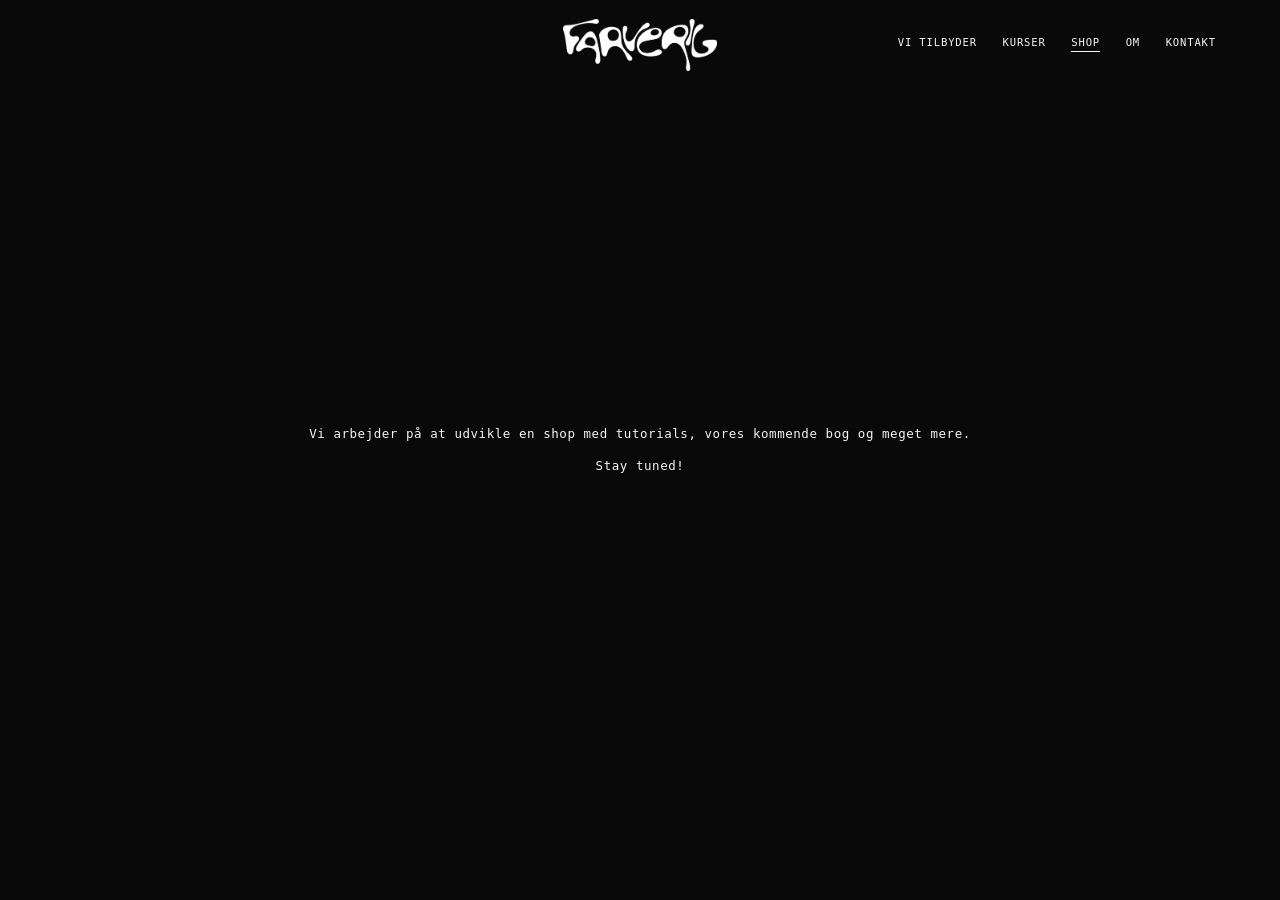
<file: shop.html>
<!doctype html>
<html lang="da">
<head>
  <meta charset="utf-8">
  <meta name="viewport" content="width=device-width,initial-scale=1">
  <meta name="theme-color" content="#090909">
  <title>Shop — FARVERIG</title>
  <meta name="description" content="FARVERIG shop er under udvikling.">
  <link rel="stylesheet" href="styles.css">
  <style>
    :root{--pad:clamp(1.25rem,5vw,5.5rem)}
    body{margin:0;background:#090909;color:var(--text);overflow:hidden}
    .page-header{position:fixed;z-index:50;top:0;left:0;width:100%;height:clamp(4.7rem,7vw,6.2rem);display:flex;align-items:center;justify-content:center;padding:0 var(--pad);pointer-events:none}
    .page-logo{pointer-events:auto;width:clamp(7.8rem,12vw,10.7rem);line-height:0}.page-logo img{display:block;width:100%}
    .page-nav{position:absolute;right:var(--pad);display:flex;gap:clamp(1.1rem,2vw,2.5rem);pointer-events:auto}
    .page-nav a{font:400 clamp(.66rem,.75vw,.78rem)/1 monospace;letter-spacing:.08em;text-transform:uppercase}
    .page-nav .is-active{border-bottom:1px solid currentColor;padding-bottom:.2rem}
    .shop-placeholder{position:relative;z-index:10;min-height:100svh;display:flex;align-items:center;justify-content:center;padding:6rem var(--pad);text-align:center;pointer-events:none}
    .shop-message{max-width:62rem}.shop-placeholder p{margin:0;font:400 clamp(.78rem,.9vw,.92rem)/1.55 monospace;letter-spacing:.045em}.shop-placeholder .stay-tuned{margin-top:.8rem}
    @media(max-width:800px){.page-header{justify-content:flex-start}.page-logo{width:6.8rem}.page-nav{gap:.7rem}.page-nav a{font-size:.55rem}.shop-placeholder p{font-size:.78rem}}
  </style>
</head>
<body>
  <header class="page-header">
    <a class="page-logo" href="index.html"><img src="assets/logo/FarverigLogo_Hvid.png" alt="FARVERIG"></a>
    <nav class="page-nav" aria-label="Primær navigation"><a href="index.html#tilbyder">VI TILBYDER</a><a href="kurser.html">KURSER</a><a class="is-active" href="shop.html">SHOP</a><a href="om.html">OM</a><a href="index.html#booking">KONTAKT</a></nav>
  </header>
  <main class="shop-placeholder"><div class="shop-message"><p>Vi arbejder på at udvikle en shop med tutorials, vores kommende bog og meget mere.</p><p class="stay-tuned">Stay tuned!</p></div></main>
  <script src="paint-trail.js?v=20260913-1"></script>
</body>
</html>
</file>
<file: styles.css>
:root{--bg:#090909;--text:#f7f5f0;--muted:#aaa7a0;--line:rgba(255,255,255,.2)}*{box-sizing:border-box}html{scroll-behavior:smooth;background:var(--bg)}body{margin:0;background:var(--bg);color:var(--text);font-family:Arial,Helvetica,sans-serif}a{color:inherit;text-decoration:none}.sr-only{position:absolute;width:1px;height:1px;padding:0;margin:-1px;overflow:hidden;clip:rect(0,0,0,0);white-space:nowrap;border:0}.hero{position:relative;height:145vh;min-height:54rem;background:#090909}.hero-media{position:sticky;top:0;width:100%;height:100vh;overflow:hidden}.hero video{position:absolute;inset:0;width:100%;height:100%;object-fit:cover}.hero-shade{position:absolute;inset:0;background:linear-gradient(180deg,rgba(0,0,0,.18),rgba(0,0,0,.02) 44%,rgba(9,9,9,.22) 64%,rgba(9,9,9,.7) 84%,#090909 100%)}.transforming-logo{position:fixed;left:50%;top:50%;z-index:30;width:clamp(14rem,38vw,31rem);height:auto;transform:translate(-50%,-50%);object-fit:contain;pointer-events:none;will-change:top,width,transform}.hero-label{position:fixed;z-index:29;top:calc(50% + clamp(3.85rem,6.3vw,6.4rem));left:50%;transform:translateX(-50%);margin:0;font:400 .68rem/1.2 monospace;letter-spacing:.16em;white-space:nowrap;transition:opacity .08s linear;pointer-events:none}.bottom-glow{position:fixed;z-index:35;left:0;right:0;bottom:0;height:9rem;pointer-events:none;background:linear-gradient(0deg,rgba(9,9,9,.58),rgba(9,9,9,.14) 52%,transparent);backdrop-filter:blur(13px);mask-image:linear-gradient(0deg,#000,rgba(0,0,0,.8) 48%,transparent);transition:opacity .35s ease,backdrop-filter .35s ease}.bottom-glow.is-page-bottom{opacity:0;backdrop-filter:blur(0)}.book-button{position:fixed;right:clamp(1.15rem,3vw,3rem);bottom:clamp(1.15rem,3vw,2rem);z-index:40;display:flex;align-items:center;gap:2.5rem;border:1px solid rgba(255,255,255,.75);border-radius:999px;padding:.9rem 1.05rem .82rem 1.25rem;font:500 .7rem/1 monospace;letter-spacing:.1em;backdrop-filter:blur(10px);transition:.25s}.book-button:hover{background:#fff;color:#090909}.book-arrow{font:inherit;font-size:.72rem;line-height:1;letter-spacing:0;transform:translateY(-.02em)}.scroll-cue{position:fixed;z-index:40;left:clamp(1.15rem,3vw,3rem);bottom:clamp(1.15rem,3vw,2rem);display:flex;align-items:center;gap:1.1rem;font:400 .62rem/1 monospace;letter-spacing:.13em;transition:opacity .08s linear;pointer-events:none}.scroll-arrow{font:inherit;font-size:.68rem;line-height:1;letter-spacing:0;animation:scroll-nudge 1.8s ease-in-out infinite}@keyframes scroll-nudge{0%,100%{transform:translateX(0);opacity:.65}50%{transform:translateX(.3rem);opacity:1}}.site-header{position:fixed;z-index:20;inset:0 0 auto;height:8.5rem;opacity:0;pointer-events:none;background:linear-gradient(180deg,rgba(9,9,9,.66),rgba(9,9,9,.18) 50%,transparent);transition:opacity .4s}.site-header:before{content:"";position:absolute;inset:0;backdrop-filter:blur(13px);mask-image:linear-gradient(#000,rgba(0,0,0,.8) 45%,transparent)}.site-header.is-settled{opacity:1}.site-header nav{position:absolute;z-index:1;right:clamp(1.15rem,3vw,3rem);top:2rem;display:flex;gap:2rem;pointer-events:auto;font:400 .66rem/1 monospace;letter-spacing:.1em}.opening{min-height:90vh;display:flex;flex-direction:column;justify-content:flex-end;gap:2rem;padding:7rem clamp(1.15rem,5vw,5rem);border-bottom:1px solid var(--line)}.eyebrow{color:var(--muted);font:400 .68rem/1 monospace;letter-spacing:.14em}.opening-copy{max-width:13ch;margin:0;font-size:clamp(3rem,7.8vw,8rem);line-height:.88;letter-spacing:-.065em}.chapter-placeholder{min-height:55vh;display:grid;grid-template-columns:4rem 1fr auto;align-items:center;gap:2rem;margin:0 clamp(1.15rem,3vw,3rem);border-bottom:1px solid var(--line)}.chapter-placeholder span,.chapter-placeholder small{color:var(--muted);font:400 .65rem/1 monospace;letter-spacing:.12em}.chapter-placeholder p{margin:0;font-size:clamp(2.4rem,7vw,7rem);letter-spacing:-.06em}@media(max-width:720px){.hero{height:135vh;min-height:47rem}.hero-media{height:100svh}.transforming-logo{max-width:78vw}.hero-label{top:calc(50% + 15vw);font-size:.58rem}.scroll-cue{left:1.15rem;bottom:1.35rem}.site-header{height:6.5rem}.site-header nav{display:none}.book-button{gap:1.6rem;padding:.85rem 1rem .78rem 1.15rem}.book-arrow{font-size:.7rem}.opening{min-height:78vh}.chapter-placeholder{grid-template-columns:2rem 1fr;min-height:42vh;gap:1rem}.chapter-placeholder small{display:none}}\n.scroll-arrow{animation-name:scroll-down}@keyframes scroll-down{0%,100%{transform:rotate(90deg) translateX(0);opacity:.65}50%{transform:rotate(90deg) translateX(.3rem);opacity:1}}\n\n.work-gallery{padding:clamp(5rem,10vw,10rem) clamp(1.15rem,3vw,3rem) clamp(8rem,15vw,15rem);overflow:hidden}.work-shot{margin:0;opacity:0;transform:translateY(5rem);transition:opacity 1s cubic-bezier(.2,.7,.2,1),transform 1.15s cubic-bezier(.2,.7,.2,1)}.work-shot.is-visible{opacity:1;transform:translateY(0)}.work-image{overflow:hidden;background:#111}.work-image img{display:block;width:100%;height:100%;object-fit:cover;transform:scale(1.055);transition:transform 1.8s cubic-bezier(.2,.7,.2,1)}.work-shot.is-visible .work-image img{transform:scale(1)}.work-shot figcaption{display:flex;justify-content:space-between;gap:1rem;padding-top:.75rem;color:var(--muted);font:400 .62rem/1 monospace;letter-spacing:.12em}.work-wide{width:100%;margin-bottom:clamp(8rem,16vw,16rem)}.work-wide .work-image{height:min(72vh,52vw)}.work-pair{display:grid;grid-template-columns:1fr 1fr;align-items:start;gap:clamp(2rem,10vw,12rem);max-width:86rem;margin:0 auto clamp(10rem,18vw,18rem)}.work-pair-a .work-shot:last-child{margin-top:18vw}.work-pair-b .work-shot:first-child{margin-top:12vw}.work-portrait .work-image{aspect-ratio:4/5}.work-tall .work-image{aspect-ratio:3/4}.work-feature{width:min(70vw,65rem);margin:0 auto clamp(10rem,18vw,18rem)}.work-feature .work-image{height:min(88vh,76vw)}.work-dark .work-image img{object-position:center 38%}.work-square{width:min(54vw,48rem);margin:0 6vw clamp(10rem,18vw,18rem) auto}.work-square .work-image{aspect-ratio:1}.work-triptych{display:grid;grid-template-columns:1fr 1fr 1fr;align-items:start;gap:clamp(1rem,3vw,3rem)}.work-triptych .work-image{aspect-ratio:3/4}.work-triptych .work-shot:nth-child(2){margin-top:9vw}.work-triptych .work-shot:nth-child(3){margin-top:2vw}@media(max-width:720px){.work-gallery{padding:5rem 1.15rem 9rem}.work-shot{transform:translateY(3rem)}.work-wide,.work-feature,.work-square{width:100%;margin:0 0 7rem}.work-wide .work-image{height:64svh}.work-pair,.work-triptych{display:flex;flex-direction:column;gap:6.5rem;margin:0 0 7rem}.work-pair .work-shot,.work-triptych .work-shot{width:88%}.work-pair .work-shot:nth-child(even),.work-triptych .work-shot:nth-child(even){align-self:flex-end}.work-pair-a .work-shot:last-child,.work-pair-b .work-shot:first-child,.work-triptych .work-shot:nth-child(2),.work-triptych .work-shot:nth-child(3){margin-top:0}.work-feature .work-image{height:72svh}.work-square .work-image{aspect-ratio:4/5}.work-shot figcaption{font-size:.58rem}}\n\n.opening{min-height:68vh;padding-top:5rem;padding-bottom:5rem}.work-gallery{padding-top:clamp(4rem,6vw,6rem);padding-bottom:clamp(6rem,9vw,9rem)}.work-wide{margin-bottom:clamp(5rem,8vw,8rem)}.work-wide .work-image{height:min(62vh,46vw)}.work-pair{gap:clamp(2rem,7vw,8rem);margin-bottom:clamp(6rem,9vw,9rem)}.work-pair-a .work-shot:last-child{margin-top:9vw}.work-pair-b .work-shot:first-child{margin-top:6vw}.work-feature{width:min(66vw,58rem);margin-bottom:clamp(6rem,9vw,9rem)}.work-feature .work-image{height:min(72vh,64vw)}.work-square{width:min(50vw,44rem);margin-bottom:clamp(6rem,9vw,9rem)}.work-triptych .work-shot:nth-child(2){margin-top:5vw}.work-triptych .work-shot:nth-child(3){margin-top:1vw}@media(max-width:720px){.opening{min-height:58vh;padding-top:4rem;padding-bottom:4rem}.work-gallery{padding-top:3.5rem;padding-bottom:6rem}.work-wide,.work-feature,.work-square{margin-bottom:4.5rem}.work-wide .work-image{height:56svh}.work-pair,.work-triptych{gap:3.75rem;margin-bottom:4.5rem}.work-feature .work-image{height:62svh}}\n\n.work-story{position:relative;height:245vh;background:#090909}.work-story-stage{position:sticky;top:0;height:100vh;overflow:hidden}.work-story-copy{position:absolute;z-index:5;left:50%;top:50%;width:min(76vw,76rem);transform:translate(-50%,-50%);text-align:center;transition:opacity .12s linear;text-shadow:0 2px 30px #000}.work-story-copy .eyebrow{margin:0 0 1.5rem}.work-story-copy>p:last-child{margin:0 auto;max-width:14ch;font-size:clamp(3.2rem,7.4vw,7.8rem);line-height:.88;letter-spacing:-.065em}.story-shot{position:absolute;z-index:2;margin:0;will-change:transform}.story-shot img{display:block;width:100%;height:auto;max-height:34vh;object-fit:cover;box-shadow:0 2rem 6rem rgba(0,0,0,.32)}.story-shot figcaption{display:flex;justify-content:space-between;gap:.8rem;padding-top:.55rem;color:#c0bdb6;font:400 .56rem/1 monospace;letter-spacing:.11em}.work-story-stage:after{content:"";position:absolute;z-index:3;inset:0;pointer-events:none;background:radial-gradient(circle at center,rgba(9,9,9,.08) 0 24%,rgba(9,9,9,0) 48%)}@media(max-width:720px){.work-story{height:225vh}.work-story-copy{width:88vw}.work-story-copy>p:last-child{font-size:clamp(2.7rem,11vw,4.5rem);max-width:11ch}.work-story-copy .eyebrow{margin-bottom:1rem}.story-shot{width:34vw!important}.story-shot img{max-height:29vh}.story-shot figcaption{font-size:.48rem}.work-story-stage:after{background:radial-gradient(circle at center,rgba(9,9,9,.18),rgba(9,9,9,0) 58%)}}\n\n.work-story-copy>p:last-child{max-width:none;white-space:nowrap}.work-story-copy>p:last-child span{display:block}.story-shot img{max-height:42vh}@media(max-width:720px){.work-story-copy>p:last-child{max-width:none;white-space:nowrap;font-size:clamp(2.35rem,10vw,4rem)}.story-shot{width:42vw!important}.story-shot img{max-height:36vh}}\n\n.story-shot img{max-height:48vh}.story-shot figcaption{display:none}@media(max-width:720px){.story-shot{width:50vw!important}.story-shot img{max-height:42vh}}\n\n.offers{padding:clamp(6rem,10vw,10rem) clamp(1.15rem,3vw,3rem) clamp(8rem,13vw,13rem);border-top:1px solid var(--line)}.offers-heading{display:grid;grid-template-columns:1fr 2fr auto;align-items:end;gap:2rem;padding-bottom:clamp(3rem,6vw,6rem)}.offers-heading .eyebrow{margin:0}.offers-heading h2{margin:0;font-size:clamp(3.6rem,8vw,8.5rem);line-height:.82;letter-spacing:-.065em}.offers-heading>span{color:var(--muted);font:400 .62rem/1 monospace;letter-spacing:.12em}.offers-grid{display:grid;grid-template-columns:1fr 1fr;border-top:1px solid var(--line);border-left:1px solid var(--line)}.offer-item{position:relative;min-height:clamp(15rem,29vw,30rem);display:flex;flex-direction:column;justify-content:flex-end;padding:clamp(1.25rem,2.5vw,2.5rem);overflow:hidden;border-right:1px solid var(--line);border-bottom:1px solid var(--line);opacity:0;transform:translateY(2.5rem);transition:opacity .75s ease,transform .9s cubic-bezier(.2,.7,.2,1),background .35s,color .35s}.offer-item.is-visible{opacity:1;transform:translateY(0)}.offer-number{position:absolute;left:clamp(1.25rem,2.5vw,2.5rem);top:clamp(1.25rem,2.5vw,2.5rem);color:var(--muted);font:400 .6rem/1 monospace;letter-spacing:.1em}.offer-symbol{position:absolute;right:clamp(1.25rem,2.5vw,2.5rem);top:clamp(.7rem,1.5vw,1.5rem);font:300 clamp(3.4rem,7vw,7.5rem)/1 Arial,sans-serif;transition:transform .6s cubic-bezier(.2,.7,.2,1)}.offer-item h3{position:relative;z-index:1;max-width:10ch;margin:0;font-size:clamp(2.1rem,4.8vw,5.4rem);line-height:.88;letter-spacing:-.06em}.offer-item:hover{background:var(--text);color:var(--bg)}.offer-item:hover .offer-symbol{transform:rotate(18deg) scale(1.08)}.offer-item:hover .offer-number{color:#555}@media(max-width:720px){.offers{padding-top:5rem;padding-bottom:7rem}.offers-heading{display:block;padding-bottom:3rem}.offers-heading h2{font-size:4.4rem;margin-top:1.25rem}.offers-heading>span{display:block;margin-top:1.25rem}.offers-grid{grid-template-columns:1fr}.offer-item{min-height:16rem}.offer-item h3{font-size:3rem}.offer-symbol{font-size:4.5rem}}\n\n.offers{min-height:100svh;padding:clamp(6rem,8vw,8rem) clamp(1.15rem,3vw,3rem) clamp(3rem,5vw,5rem)}.offers-heading{grid-template-columns:auto 1fr auto;padding-bottom:2.25rem}.offers-heading h2{justify-self:center;font-size:clamp(3.5rem,5.5vw,6rem)}.offers-grid{grid-template-columns:repeat(4,1fr);height:min(58vh,38rem)}.offer-item{min-height:0;padding:clamp(1rem,1.5vw,1.5rem)}.offer-number{left:clamp(1rem,1.5vw,1.5rem);top:clamp(1rem,1.5vw,1.5rem)}.offer-symbol{right:clamp(1rem,1.5vw,1.5rem);top:clamp(.75rem,1vw,1rem);font-size:clamp(2.4rem,3.8vw,4rem)}.offer-item h3{max-width:11ch;font-size:clamp(1.35rem,2.25vw,2.5rem);line-height:.9}.offer-item:hover{background:transparent;color:inherit}.offer-item:hover .offer-number{color:var(--muted)}.offer-item:hover .offer-symbol{transform:rotate(18deg) scale(1.1)}@media(max-width:720px){.offers{min-height:100svh;padding-top:5rem;padding-bottom:3.5rem}.offers-heading{display:grid;grid-template-columns:1fr auto;gap:.8rem;padding-bottom:2rem}.offers-heading .eyebrow{grid-column:1}.offers-heading h2{grid-column:1/3;grid-row:2;justify-self:start;margin:0;font-size:3.5rem}.offers-heading>span{grid-column:2;grid-row:1;margin:0;align-self:center}.offers-grid{grid-template-columns:repeat(2,1fr);height:auto}.offer-item{min-height:10.5rem;padding:1rem}.offer-item h3{font-size:1.45rem}.offer-symbol{font-size:2.75rem;right:1rem;top:.8rem}.offer-number{left:1rem;top:1rem}}\n
</file>
